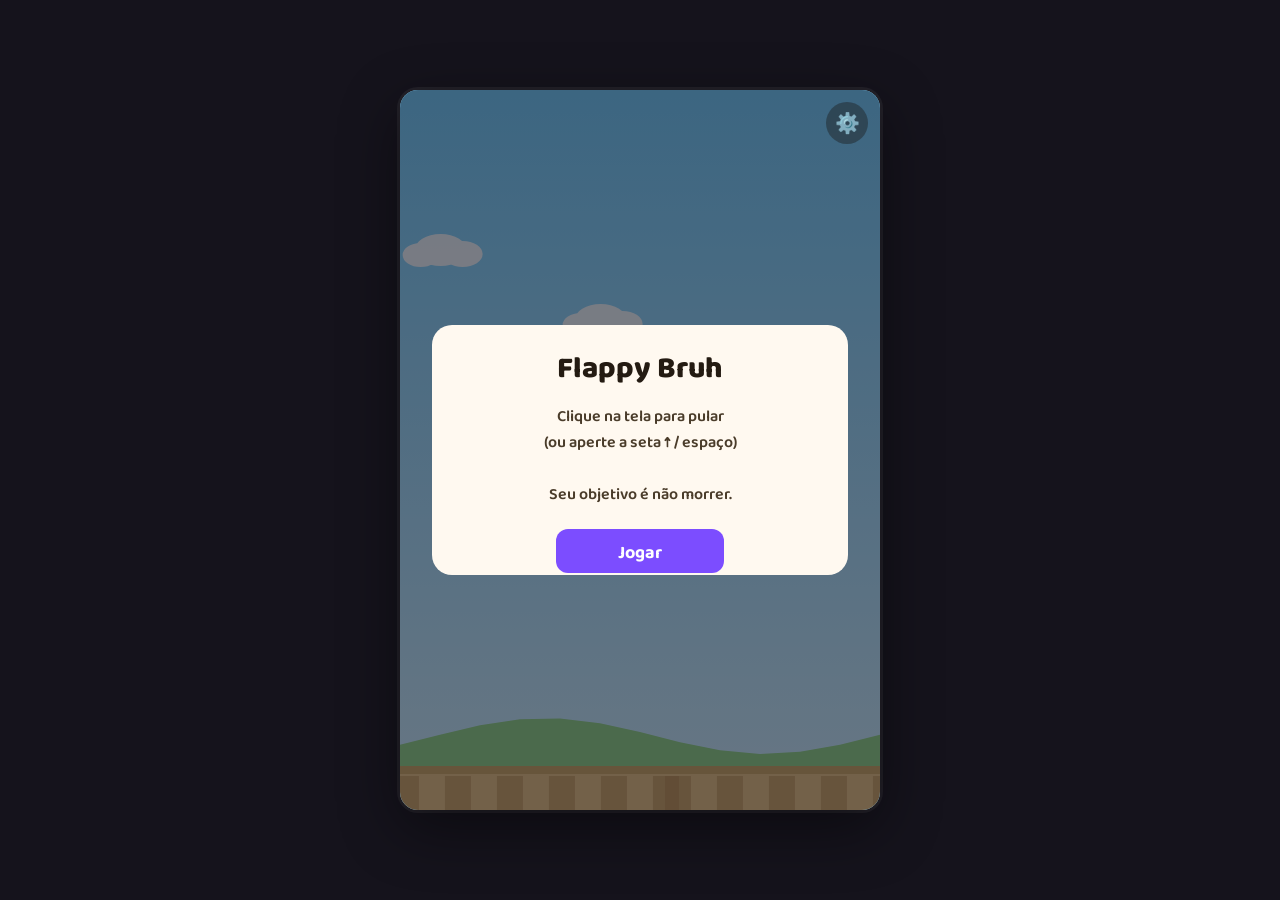
<file: games/Flappy Bruh/index.html>
<!DOCTYPE html>
<html lang="pt-BR">
<head>
<meta charset="UTF-8">
<meta name="viewport" content="width=device-width, initial-scale=1, maximum-scale=1, user-scalable=no, viewport-fit=cover">
<title>Flappy Bruh</title>
<link rel="preconnect" href="https://fonts.googleapis.com">
<link rel="preconnect" href="https://fonts.gstatic.com" crossorigin>
<link href="https://fonts.googleapis.com/css2?family=Baloo+2:wght@500;600;700;800&display=swap" rel="stylesheet">
<style>
  :root{
    --page-bg:#15131c;
    --panel-bg:#fff9f0;
    --panel-ink:#241b12;
    --panel-sub:#6b5c47;
    --accent:#7c4dff;
    --accent-ink:#ffffff;
    --danger:#e8563f;
  }
  @media (prefers-color-scheme: dark){
    :root:not([data-theme="light"]){
      --page-bg:#0e0d13;
      --panel-bg:#231e2b;
      --panel-ink:#f4efe6;
      --panel-sub:#b9aed1;
    }
  }
  :root[data-theme="dark"]{
    --page-bg:#0e0d13;
    --panel-bg:#231e2b;
    --panel-ink:#f4efe6;
    --panel-sub:#b9aed1;
  }
  *{box-sizing:border-box;}
  html,body{height:100%;}
  body{
    margin:0;
    min-height:100vh;
    display:flex;
    align-items:center;
    justify-content:center;
    background:var(--page-bg);
    font-family:'Baloo 2', system-ui, -apple-system, sans-serif;
    overflow:hidden;
    touch-action:manipulation;
  }
  #stage{
    position:relative;
    width:min(96vw, 480px, calc(96vh * 2 / 3));
    aspect-ratio:2/3;
    max-height:96vh;
    border-radius:18px;
    overflow:hidden;
    box-shadow:0 18px 60px rgba(0,0,0,.45), 0 0 0 3px rgba(255,255,255,.06);
    background:#8fd8ff;
  }
  canvas{
    display:block;
    width:100%;
    height:100%;
  }
  #settingsBtn{
    position:absolute;
    top:12px;
    right:12px;
    width:42px;
    height:42px;
    border-radius:50%;
    border:none;
    background:rgba(24,20,15,.38);
    color:#fff;
    font-size:20px;
    cursor:pointer;
    display:flex;
    align-items:center;
    justify-content:center;
    backdrop-filter:blur(2px);
    transition:transform .15s ease, background .15s ease;
    z-index:5;
  }
  #settingsBtn:hover{ background:rgba(24,20,15,.55); transform:scale(1.06); }
  #settingsBtn:active{ transform:scale(.94); }

  #settingsPanel{
    position:absolute;
    inset:0;
    background:rgba(10,8,14,.55);
    display:flex;
    align-items:center;
    justify-content:center;
    z-index:10;
  }
  #settingsPanel.hidden{ display:none; }
  #settingsCard, #devCard{
    width:82%;
    max-width:320px;
    background:var(--panel-bg);
    color:var(--panel-ink);
    border-radius:16px;
    padding:22px 20px 18px;
    box-shadow:0 12px 30px rgba(0,0,0,.35);
  }
  #settingsCard h2, #devCard h2{
    margin:0 0 16px;
    font-size:22px;
    font-weight:800;
  }
  .field{ margin-bottom:16px; }
  .field label{
    display:flex;
    justify-content:space-between;
    font-size:14px;
    font-weight:600;
    color:var(--panel-sub);
    margin-bottom:6px;
  }
  input[type="range"]{
    width:100%;
    accent-color:var(--accent);
  }
  .btn{
    display:block;
    width:100%;
    padding:11px 14px;
    border-radius:11px;
    border:none;
    font-family:inherit;
    font-weight:700;
    font-size:15px;
    cursor:pointer;
    margin-top:8px;
    transition:transform .12s ease, filter .12s ease;
  }
  .btn:active{ transform:scale(.97); }
  .btn-secondary{
    background:transparent;
    color:var(--panel-sub);
    border:2px solid rgba(120,100,70,.25);
  }
  .btn-danger{
    background:var(--danger);
    color:#fff;
  }
  .btn-danger:hover{ filter:brightness(1.06); }
  #resetFeedback{
    text-align:center;
    font-size:13px;
    font-weight:700;
    color:#3e8b52;
    margin-top:8px;
    height:16px;
  }
  #resetFeedback.hidden{ visibility:hidden; }
  #versionLabel{
    text-align:center;
    font-size:11px;
    font-weight:600;
    color:var(--panel-sub);
    opacity:.6;
    margin-top:14px;
    cursor:pointer;
    user-select:none;
  }
  #versionLabel:hover{ opacity:.9; }

  #devPanel{
    position:absolute;
    inset:0;
    background:rgba(10,8,14,.65);
    display:flex;
    align-items:center;
    justify-content:center;
    z-index:20;
  }
  #devPanel.hidden{ display:none; }
  #devCard p{
    font-size:13px;
    color:var(--panel-sub);
    margin:0 0 14px;
  }
  .devGrid{
    display:grid;
    grid-template-columns:1fr 1fr;
    gap:8px;
    margin-bottom:4px;
  }
  .devOption{ margin-top:0; }

  #srlive{
    position:absolute;
    width:1px;height:1px;
    overflow:hidden;
    clip:rect(0 0 0 0);
  }

  @media (prefers-reduced-motion: reduce){
    #settingsBtn{ transition:none; }
  }
</style>
</head>
<body>
<div id="stage">
  <canvas id="game" width="480" height="720" aria-label="Flappy Bruh - jogo do passarinho"></canvas>

  <button id="settingsBtn" aria-label="Abrir configurações">⚙️</button>

  <div id="settingsPanel" class="hidden">
    <div id="settingsCard">
      <h2>Configurações</h2>
      <div class="field">
        <label><span>Volume</span><span id="volumeValue">70%</span></label>
        <input type="range" id="volumeSlider" min="0" max="100" value="70">
      </div>
      <button class="btn btn-danger" id="resetProgressBtn">Reiniciar progresso</button>
      <div id="resetFeedback" class="hidden">Progresso reiniciado!</div>
      <button class="btn btn-secondary" id="closeSettingsBtn">Fechar</button>
      <div id="versionLabel">v4.2</div>
    </div>
  </div>

  <div id="devPanel" class="hidden">
    <div id="devCard">
      <h2>Modo Desenvolvedor</h2>
      <p>Teletransportar para quantos canos já passados?</p>
      <div class="devGrid">
        <button class="btn btn-secondary devOption" data-count="0">0 canos</button>
        <button class="btn btn-secondary devOption" data-count="4">4 canos</button>
        <button class="btn btn-secondary devOption" data-count="14">14 canos</button>
        <button class="btn btn-secondary devOption" data-count="24">24 canos</button>
        <button class="btn btn-secondary devOption" data-count="34">34 canos</button>
        <button class="btn btn-secondary devOption" data-count="44">44 canos</button>
      </div>
      <button class="btn btn-secondary" id="closeDevBtn">Fechar</button>
    </div>
  </div>

  <div id="srlive" aria-live="polite"></div>
</div>

<script>
(function(){
  "use strict";

  // ---------- Canvas setup ----------
  const canvas = document.getElementById('game');
  const ctx = canvas.getContext('2d');
  const LOGICAL_W = 480, LOGICAL_H = 720;
  function fitCanvas(){
    const dpr = Math.min(window.devicePixelRatio || 1, 2.5);
    canvas.width = LOGICAL_W * dpr;
    canvas.height = LOGICAL_H * dpr;
    ctx.setTransform(dpr,0,0,dpr,0,0);
  }
  fitCanvas();
  window.addEventListener('resize', fitCanvas);

  // ---------- Storage ----------
  const LS_SEEN_DEATH = 'flappybruh_seenDeath';
  const LS_SEEN_GROUND_DEATH = 'flappybruh_seenGroundDeath';
  const LS_VOLUME = 'flappybruh_volume';
  const LS_HIGH_SCORE = 'flappybruh_highscore';
  function getSeenDeath(){ return localStorage.getItem(LS_SEEN_DEATH) === '1'; }
  function setSeenDeath(v){ localStorage.setItem(LS_SEEN_DEATH, v ? '1':'0'); }
  function getSeenGroundDeath(){ return localStorage.getItem(LS_SEEN_GROUND_DEATH) === '1'; }
  function setSeenGroundDeath(v){ localStorage.setItem(LS_SEEN_GROUND_DEATH, v ? '1':'0'); }
  function getVolume(){
    const v = parseInt(localStorage.getItem(LS_VOLUME), 10);
    return isNaN(v) ? 70 : v;
  }
  function setVolume(v){ localStorage.setItem(LS_VOLUME, String(v)); }
  function getHighScore(){
    const v = parseInt(localStorage.getItem(LS_HIGH_SCORE), 10);
    return isNaN(v) ? 0 : v;
  }
  function setHighScore(v){ localStorage.setItem(LS_HIGH_SCORE, String(v)); }

  // ---------- Audio ----------
  let audioCtx = null;
  let masterGain = null;
  function ensureAudio(){
    if(!audioCtx){
      try{
        audioCtx = new (window.AudioContext || window.webkitAudioContext)();
        masterGain = audioCtx.createGain();
        masterGain.gain.value = getVolume()/100 * 0.5;
        masterGain.connect(audioCtx.destination);
      }catch(e){ /* audio unavailable */ }
    }
    if(audioCtx && audioCtx.state === 'suspended'){
      audioCtx.resume().catch(()=>{});
    }
  }
  function setMasterVolume(pct){
    if(masterGain) masterGain.gain.value = (pct/100) * 0.5;
  }
  function beep(freqStart, freqEnd, duration, type){
    if(!audioCtx) return;
    const osc = audioCtx.createOscillator();
    const g = audioCtx.createGain();
    osc.type = type || 'sine';
    const now = audioCtx.currentTime;
    osc.frequency.setValueAtTime(freqStart, now);
    if(freqEnd !== freqStart) osc.frequency.exponentialRampToValueAtTime(Math.max(freqEnd,1), now+duration);
    g.gain.setValueAtTime(0.0001, now);
    g.gain.exponentialRampToValueAtTime(0.9, now+0.01);
    g.gain.exponentialRampToValueAtTime(0.0001, now+duration);
    osc.connect(g); g.connect(masterGain);
    osc.start(now); osc.stop(now+duration+0.02);
  }
  const sfx = {
    flap: ()=>beep(420,620,0.09,'square'),
    score: ()=>beep(700,1000,0.12,'sine'),
    death: ()=>beep(260,80,0.4,'sawtooth'),
    mirror: ()=>beep(500,760,0.22,'sine'),
    rotate: ()=>{ beep(220,900,0.5,'sine'); setTimeout(()=>beep(300,1100,0.35,'triangle'),120); },
    record: ()=>{ beep(523,523,0.14,'triangle'); setTimeout(()=>beep(659,659,0.14,'triangle'),130); setTimeout(()=>beep(784,784,0.28,'triangle'),260); }
  };

  // ---------- Segment schedule (forward/backward mirroring) ----------
  // Segment index parity decides direction: even = forward (-1), odd = backward (+1)
  // First forward run and first inversion are fixed at 5 pipes; every segment
  // after that (once it flips back to forward) is a random length from 1-4.
  function lengthForSegment(i){
    if(i <= 1) return 5;
    return 1 + Math.floor(Math.random()*4); // random 1-4
  }

  const GAP = 220; // gap size while flying normally (gravity pulls down or up)
  const GAP_ROTATED = 190; // gap size while gravity pulls sideways (stage 1) - less room to work with
  const SPEED_BASE = 2.8;
  const SPEED_GROWTH = 0.035; // speed added per pipe passed, so the run gradually gets harder
  const SPEED_MAX = 5.0;
  function currentSpeed(){ return Math.min(SPEED_MAX, SPEED_BASE + wallsPassedRun*SPEED_GROWTH); }
  // rotStage: 0 = normal (gravity down, ground at bottom)
  //           1 = after 15 pipes (gravity left, ground at left)
  //           2 = after 25 pipes (gravity up, ground at top - fully upside down)
  function gravityAxisIsX(){ return rotStage % 2 === 1; }
  function groundAtStart(){ return rotStage === 1 || rotStage === 2; }
  function currentGap(){ return gravityAxisIsX() ? GAP_ROTATED : GAP; }
  const WALL_WIDTH = 62;
  const WALL_SPACING = 262;
  const GROUND_H = 44;
  const GRAVITY = 0.44;
  const FLAP_V = -7.7;
  const MAX_FALL = 9.4;
  const BIRD_R = 16;
  const FLASH_DUR = 260; // quick portal flash - the world already flipped by the time this plays
  const ROTATE_FLASH_DUR = 500;
  const ROTATE_AT_1 = 15; // total pipes passed that triggers the first 90-degree flip
  const ROTATE_AT_2 = 25; // total pipes passed that triggers the second 90-degree flip (upside down)
  const ROTATE_AT_3 = 35; // total pipes passed that triggers the third 90-degree flip
  const CHAOS_AT = 45; // from here on, every inversion can jump to any gravity/direction combo

  // ---------- Game state ----------
  let state = 'tutorial'; // tutorial | ready | playing | dying | record
  let segIndex = 0;
  let segPassed = 0;
  let segLen = 5;
  let wallsPassedRun = 0;
  let rotStage = 0;
  let travelDir = -1; // current travel direction - explicit state so it can be randomized once chaos kicks in
  let devTeleported = false; // true after using the dev teleport panel - keeps that run from touching the high score
  let highScore = getHighScore();
  let brokeRecordThisRun = false;
  let bird, walls;
  let flapAnim = 0;
  let groundScroll = 0;
  let bgScroll = 0;
  let flashTimer = 0;
  let flashDur = FLASH_DUR;
  let flashIsRotate = false;
  let dyingTimer = 0;
  let showBubble = false;
  let bubbleText = '';
  let shake = 0;
  let paused = false;
  let lastTime = null;

  function randRange(a,b){ return a + Math.random()*(b-a); }
  function currentDir(){ return travelDir; }
  // Normal world: bird sits at 32% from the left (mirrored to 68% when flying
  // backwards). After the 90-degree flip, that same 32%/68% split applies
  // along the height instead, since travel becomes vertical.
  function birdXForDir(dir){ return dir === -1 ? LOGICAL_W*0.32 : LOGICAL_W*0.68; }
  function birdYForDir(dir){ return dir === -1 ? LOGICAL_H*0.32 : LOGICAL_H*0.68; }
  // Safe range for a gap's center along the gravity axis, so every gap stays
  // reachable with margin from the ground and from the far edge.
  function holeRange(){
    const gap = currentGap();
    const margin = 20;
    const gAxisExtent = gravityAxisIsX() ? LOGICAL_W : LOGICAL_H;
    if(groundAtStart()){
      return [GROUND_H + gap/2 + margin, gAxisExtent - gap/2 - margin];
    }
    return [gap/2 + margin, gAxisExtent - GROUND_H - gap/2 - margin];
  }

  // How far from the ground (along the current gravity axis) the bird
  // should sit right after a transition, so new players get a beat to react
  // before gravity pulls them back down. Always the side away from ground.
  function safeGravityCoord(){
    if(gravityAxisIsX()) return groundAtStart() ? LOGICAL_W*0.72 : LOGICAL_W*0.28; // ground left -> sit right; ground right -> sit left
    if(groundAtStart()) return LOGICAL_H*0.72;    // ground on top - sit further down
    return LOGICAL_H*0.28;                        // ground on the bottom - sit further up
  }

  // Places the bird at the correct fixed/travel coordinate for whichever
  // axis is currently gravity vs travel, and at a safe "higher" spot along
  // the gravity axis - used after every transition and by the dev panel.
  function placeBirdForCurrentState(){
    const dir = currentDir();
    if(gravityAxisIsX()){
      bird.y = birdYForDir(dir);
      bird.x = safeGravityCoord();
    } else {
      bird.x = birdXForDir(dir);
      bird.y = safeGravityCoord();
    }
    bird.vy = 0;
  }

  // Simulates segment generation the same way the real game does, so a dev
  // teleport to N pipes lands on exactly the segment/position the game
  // would naturally be in after N pipes.
  function simulateSegmentsFor(target){
    let idx = 0, passedTotal = 0, len = lengthForSegment(0);
    while(passedTotal + len <= target){
      passedTotal += len;
      idx += 1;
      len = lengthForSegment(idx);
    }
    return { segIndex: idx, segPassed: target - passedTotal, segLen: len };
  }

  function devTeleportTo(target){
    const sim = simulateSegmentsFor(target);
    wallsPassedRun = target;
    segIndex = sim.segIndex;
    segPassed = sim.segPassed;
    segLen = sim.segLen;
    rotStage = target >= ROTATE_AT_3 ? 3 : (target >= ROTATE_AT_2 ? 2 : (target >= ROTATE_AT_1 ? 1 : 0));
    travelDir = (sim.segIndex % 2 === 0) ? -1 : 1;
    walls = [];
    brokeRecordThisRun = false;
    devTeleported = true;
    bird = { x: LOGICAL_W*0.32, y: LOGICAL_H*0.42, vy:0, rot:0, facing:1 };
    placeBirdForCurrentState();
    state = 'playing';
  }

  function resetRun(){
    segIndex = 0;
    segPassed = 0;
    segLen = lengthForSegment(0);
    wallsPassedRun = 0;
    rotStage = 0;
    travelDir = -1;
    devTeleported = false;
    brokeRecordThisRun = false;
    walls = [];
    bird = { x: birdXForDir(currentDir()), y: LOGICAL_H*0.42, vy:0, rot:0, facing:1 };
  }

  function spawnWallIfNeeded(){
    const dir = currentDir();
    const extent = gravityAxisIsX() ? LOGICAL_H : LOGICAL_W;
    const shouldSpawn = walls.length === 0 ||
      (dir === -1 ? (extent + WALL_WIDTH - walls[walls.length-1].x) >= WALL_SPACING
                  : (walls[walls.length-1].x - (-WALL_WIDTH)) >= WALL_SPACING);
    if(shouldSpawn){
      const cx = dir === -1 ? extent + WALL_WIDTH/2 : -WALL_WIDTH/2;
      const [hmin, hmax] = holeRange();
      walls.push({ x: cx, hole: randRange(hmin, hmax), passed:false });
    }
  }

  function startTutorial(){ state = 'tutorial'; }
  function goToTutorial(){ resetRun(); state = 'tutorial'; }
  function goReady(){ state = 'ready'; resetRun(); }
  function startPlaying(){
    if(state !== 'ready') return;
    state = 'playing';
    doFlap();
  }
  function doFlap(){
    if(state === 'tutorial'){ ensureAudio(); goReady(); return; }
    if(state === 'ready'){ ensureAudio(); startPlaying(); return; }
    if(state === 'record'){ goReady(); return; }
    if(state === 'dying' && showBubble){ dismissBubbleAndContinue(); return; }
    if(state !== 'playing') return;
    bird.vy = FLAP_V;
    flapAnim = 1;
    sfx.flap();
  }

  // Called once the player clicks/presses a key to dismiss the "Olha só!"
  // speech bubble - moves on to the record screen or straight back to ready.
  function dismissBubbleAndContinue(){
    showBubble = false;
    if(brokeRecordThisRun){
      state = 'record';
      sfx.record();
      announce('Novo recorde! ' + wallsPassedRun + ' canos.');
    } else {
      goReady();
    }
  }

  function beginTransition(){
    // Instant inversion: the world flips right away, the portal is just a
    // quick decorative flash layered on top of gameplay that keeps running.
    // From CHAOS_AT pipes onward, every inversion can jump to any gravity
    // axis/side AND any travel direction - same mechanics, freely combined,
    // instead of only cycling forward through a fixed order.
    segIndex += 1;
    segPassed = 0;
    segLen = lengthForSegment(segIndex);
    walls = [];
    const chaotic = wallsPassedRun >= CHAOS_AT;
    if(chaotic){
      rotStage = Math.floor(Math.random()*4);
      travelDir = Math.random() < 0.5 ? -1 : 1;
      sfx.rotate();
    } else {
      travelDir = -travelDir;
      sfx.mirror();
    }
    placeBirdForCurrentState();
    flashIsRotate = chaotic;
    flashDur = chaotic ? ROTATE_FLASH_DUR : FLASH_DUR;
    flashTimer = flashDur;
  }

  function triggerRotate(){
    // Same mechanic both times: the world flips another 90 degrees. UI (HUD,
    // buttons) is drawn separately and always stays exactly where it was.
    rotStage += 1;
    sfx.rotate();
    walls = [];
    placeBirdForCurrentState();
    flashIsRotate = true;
    flashDur = ROTATE_FLASH_DUR;
    flashTimer = ROTATE_FLASH_DUR;
  }

  function beginDeath(cause){
    if(state === 'dying' || state === 'record') return;
    state = 'dying';
    dyingTimer = 0;
    shake = 10;
    sfx.death();
    brokeRecordThisRun = !devTeleported && wallsPassedRun > highScore;
    if(brokeRecordThisRun){
      highScore = wallsPassedRun;
      setHighScore(highScore);
    }
    const isGround = cause === 'ground';
    const alreadySeen = isGround ? getSeenGroundDeath() : getSeenDeath();
    if(!alreadySeen){
      showBubble = true;
      bubbleText = isGround ? 'Olha só! O chão te mata!' : 'Olha só! A parede te mata';
      if(isGround) setSeenGroundDeath(true); else setSeenDeath(true);
      announce('Você bateu. ' + bubbleText);
    } else {
      showBubble = false;
      announce('Você bateu. ' + wallsPassedRun + ' canos.');
    }
  }

  function announce(msg){
    const el = document.getElementById('srlive');
    el.textContent = msg;
  }

  // ---------- Collision ----------
  function circleRectHit(cx,cy,r, rx,ry,rw,rh){
    const nx = Math.max(rx, Math.min(cx, rx+rw));
    const ny = Math.max(ry, Math.min(cy, ry+rh));
    const dx = cx-nx, dy = cy-ny;
    return (dx*dx+dy*dy) < r*r;
  }

  // ---------- Update ----------
  function update(dt){
    const scrollDir = currentDir();
    const scrollSpeed = (state === 'playing') ? currentSpeed() : SPEED_BASE;
    groundScroll += scrollSpeed*scrollDir*dt; // ground always matches the pipes' exact speed/direction
    bgScroll += scrollSpeed*scrollDir*dt*0.15; // hills drift much slower - parallax depth
    if(flapAnim>0) flapAnim = Math.max(0, flapAnim - 0.12*dt);
    if(shake>0) shake = Math.max(0, shake - 0.6*dt);
    if(flashTimer>0) flashTimer = Math.max(0, flashTimer - dt*16.6667);

    if(state === 'ready'){
      bird.y = LOGICAL_H*0.42 + Math.sin(Date.now()/280)*8;
      return;
    }
    if(state === 'tutorial'){ return; }

    if(state === 'dying'){
      dyingTimer += dt*16.6667;
      if(!showBubble){
        bird.vy = Math.min(bird.vy + GRAVITY*dt, MAX_FALL);
        if(gravityAxisIsX()){ bird.x += groundAtStart() ? -bird.vy*dt : bird.vy*dt; }
        else if(groundAtStart()){ bird.y -= bird.vy*dt; }
        else { bird.y += bird.vy*dt; }
        bird.rot = Math.min(1.4, bird.rot + 0.05*dt);
        if(dyingTimer >= 750){
          dismissBubbleAndContinue();
        }
      }
      // While showBubble is true, the bird stays frozen and the bubble stays
      // on screen until the player clicks/presses a key (see doFlap).
      return;
    }

    if(state === 'record'){
      if(gravityAxisIsX()){ bird.x = LOGICAL_W*0.5 + Math.sin(Date.now()/300)*10; }
      else { bird.y = LOGICAL_H*0.42 + Math.sin(Date.now()/300)*10; }
      return;
    }

    if(state !== 'playing') return;

    const dir = currentDir();

    // physics: stage 0 falls down (y), stage 1 falls left (x), stage 2 falls
    // up (y, upside down), stage 3 falls right (x) - same vy variable and
    // constants drive all four, just applied to whichever coordinate is
    // currently the gravity axis, toward wherever the ground currently is.
    // The tilt animation always uses the exact same formula in every stage,
    // and facing always mirrors the bird's actual current direction of travel.
    bird.vy = Math.min(bird.vy + GRAVITY*dt, MAX_FALL);
    bird.rot = Math.max(-0.5, Math.min(1.1, bird.vy/9));
    if(gravityAxisIsX()){
      if(groundAtStart()){
        // Stage 1: ground on the left - falling drifts left, flap pushes right.
        bird.x -= bird.vy*dt;
        bird.facing = bird.vy < 0 ? 1 : -1;

        if(bird.x + BIRD_R > LOGICAL_W){ bird.x = LOGICAL_W - BIRD_R; bird.vy = 0; }
        if(bird.x - BIRD_R < GROUND_H){
          bird.x = GROUND_H + BIRD_R;
          beginDeath('ground');
          return;
        }
      } else {
        // Stage 3: ground on the right - falling drifts right, flap pushes left.
        bird.x += bird.vy*dt;
        bird.facing = bird.vy < 0 ? -1 : 1;

        if(bird.x - BIRD_R < 0){ bird.x = BIRD_R; bird.vy = 0; }
        if(bird.x + BIRD_R > LOGICAL_W - GROUND_H){
          bird.x = LOGICAL_W - GROUND_H - BIRD_R;
          beginDeath('ground');
          return;
        }
      }
    } else if(groundAtStart()){
      // Stage 2: completely upside down - falling drifts up toward the
      // ground at the top; flapping pushes down, away from it.
      bird.y -= bird.vy*dt;
      bird.facing = dir === -1 ? 1 : -1;

      if(bird.y + BIRD_R > LOGICAL_H){ bird.y = LOGICAL_H - BIRD_R; bird.vy = 0; }
      if(bird.y - BIRD_R < GROUND_H){
        bird.y = GROUND_H + BIRD_R;
        beginDeath('ground');
        return;
      }
    } else {
      bird.y += bird.vy*dt;
      bird.facing = dir === -1 ? 1 : -1;

      if(bird.y - BIRD_R < 0){ bird.y = BIRD_R; bird.vy = 0; }
      if(bird.y + BIRD_R > LOGICAL_H - GROUND_H){
        bird.y = LOGICAL_H - GROUND_H - BIRD_R;
        beginDeath('ground');
        return;
      }
    }

    // spawn & move walls
    spawnWallIfNeeded();
    const dx = currentSpeed()*dir*dt;
    for(const w of walls){ w.x += dx; }
    const extent = gravityAxisIsX() ? LOGICAL_H : LOGICAL_W;
    walls = walls.filter(w => w.x > -WALL_WIDTH*2 && w.x < extent + WALL_WIDTH*2);

    // collisions + scoring
    const gap = currentGap();
    const birdTravel = gravityAxisIsX() ? bird.y : bird.x;
    const yStart = groundAtStart() ? GROUND_H : 0;
    const yEnd = groundAtStart() ? LOGICAL_H : (LOGICAL_H-GROUND_H);
    for(const w of walls){
      const gapA = w.hole - gap/2;
      const gapB = w.hole + gap/2;
      const rPos = w.x - WALL_WIDTH/2;
      if(gravityAxisIsX()){
        if(circleRectHit(bird.x, bird.y, BIRD_R, 0, rPos, gapA, WALL_WIDTH)){ beginDeath('wall'); return; }
        if(circleRectHit(bird.x, bird.y, BIRD_R, gapB, rPos, LOGICAL_W-gapB, WALL_WIDTH)){ beginDeath('wall'); return; }
      } else {
        if(circleRectHit(bird.x, bird.y, BIRD_R, rPos, yStart, WALL_WIDTH, gapA-yStart)){ beginDeath('wall'); return; }
        if(circleRectHit(bird.x, bird.y, BIRD_R, rPos, gapB, WALL_WIDTH, yEnd-gapB)){ beginDeath('wall'); return; }
      }

      if(!w.passed){
        const crossed = dir === -1 ? (w.x < birdTravel) : (w.x > birdTravel);
        if(crossed){
          w.passed = true;
          wallsPassedRun++;
          segPassed++;
          sfx.score();
          if(rotStage === 0 && wallsPassedRun === ROTATE_AT_1){
            triggerRotate();
            return;
          }
          if(rotStage === 1 && wallsPassedRun === ROTATE_AT_2){
            triggerRotate();
            return;
          }
          if(rotStage === 2 && wallsPassedRun === ROTATE_AT_3){
            triggerRotate();
            return;
          }
          if(segPassed >= segLen){
            beginTransition();
            return;
          }
        }
      }
    }
  }

  // ---------- Drawing ----------
  function drawBackground(){
    const g = ctx.createLinearGradient(0,0,0,LOGICAL_H);
    g.addColorStop(0,'#6fcbfa');
    g.addColorStop(1,'#cdefff');
    ctx.fillStyle = g;
    ctx.fillRect(0,0,LOGICAL_W,LOGICAL_H);

    ctx.fillStyle = 'rgba(255,255,255,.85)';
    for(let i=0;i<4;i++){
      const cx = ((i*160 + bgScroll*0.6) % (LOGICAL_W+200)) - 100;
      const cy = 90 + i*70;
      drawCloud(cx,cy);
    }
    ctx.fillStyle = '#8fd48a';
    ctx.beginPath();
    if(rotStage === 0){
      ctx.moveTo(0, LOGICAL_H-GROUND_H);
      for(let x=0;x<=LOGICAL_W;x+=40){
        const hx = x + (bgScroll*1.1 % 80);
        ctx.lineTo(x, LOGICAL_H-GROUND_H-30 - 18*Math.sin((hx)/70));
      }
      ctx.lineTo(LOGICAL_W, LOGICAL_H-GROUND_H);
    } else if(rotStage === 1){
      ctx.moveTo(GROUND_H, 0);
      for(let y=0;y<=LOGICAL_H;y+=40){
        const hy = y + (bgScroll*1.1 % 80);
        ctx.lineTo(GROUND_H+30 + 18*Math.sin((hy)/70), y);
      }
      ctx.lineTo(GROUND_H, LOGICAL_H);
    } else if(rotStage === 2){
      ctx.moveTo(0, GROUND_H);
      for(let x=0;x<=LOGICAL_W;x+=40){
        const hx = x + (bgScroll*1.1 % 80);
        ctx.lineTo(x, GROUND_H+30 + 18*Math.sin((hx)/70));
      }
      ctx.lineTo(LOGICAL_W, GROUND_H);
    } else {
      ctx.moveTo(LOGICAL_W-GROUND_H, 0);
      for(let y=0;y<=LOGICAL_H;y+=40){
        const hy = y + (bgScroll*1.1 % 80);
        ctx.lineTo(LOGICAL_W-GROUND_H-30 - 18*Math.sin((hy)/70), y);
      }
      ctx.lineTo(LOGICAL_W-GROUND_H, LOGICAL_H);
    }
    ctx.closePath();
    ctx.fill();
  }
  function drawCloud(x,y){
    ctx.beginPath();
    ctx.ellipse(x,y,26,16,0,0,Math.PI*2);
    ctx.ellipse(x+22,y+4,20,13,0,0,Math.PI*2);
    ctx.ellipse(x-20,y+5,18,12,0,0,Math.PI*2);
    ctx.fill();
  }

  function drawGround(){
    if(rotStage === 0){
      ctx.fillStyle = '#e2c184';
      ctx.fillRect(0, LOGICAL_H-GROUND_H, LOGICAL_W, GROUND_H);
      ctx.fillStyle = '#c9a866';
      ctx.fillRect(0, LOGICAL_H-GROUND_H, LOGICAL_W, 8);
      ctx.fillStyle = 'rgba(180,140,80,.5)';
      const stripeW = 26;
      for(let x=-stripeW; x<LOGICAL_W+stripeW; x+=stripeW*2){
        const sx = ((x + groundScroll) % (LOGICAL_W+stripeW*2) + (LOGICAL_W+stripeW*2)) % (LOGICAL_W+stripeW*2) - stripeW;
        ctx.fillRect(sx, LOGICAL_H-GROUND_H+10, stripeW, GROUND_H-10);
      }
    } else if(rotStage === 1){
      ctx.fillStyle = '#e2c184';
      ctx.fillRect(0, 0, GROUND_H, LOGICAL_H);
      ctx.fillStyle = '#c9a866';
      ctx.fillRect(GROUND_H-8, 0, 8, LOGICAL_H);
      ctx.fillStyle = 'rgba(180,140,80,.5)';
      const stripeH = 26;
      for(let y=-stripeH; y<LOGICAL_H+stripeH; y+=stripeH*2){
        const sy = ((y + groundScroll) % (LOGICAL_H+stripeH*2) + (LOGICAL_H+stripeH*2)) % (LOGICAL_H+stripeH*2) - stripeH;
        ctx.fillRect(0, sy, GROUND_H-10, stripeH);
      }
    } else if(rotStage === 2){
      ctx.fillStyle = '#e2c184';
      ctx.fillRect(0, 0, LOGICAL_W, GROUND_H);
      ctx.fillStyle = '#c9a866';
      ctx.fillRect(0, GROUND_H-8, LOGICAL_W, 8);
      ctx.fillStyle = 'rgba(180,140,80,.5)';
      const stripeW = 26;
      for(let x=-stripeW; x<LOGICAL_W+stripeW; x+=stripeW*2){
        const sx = ((x + groundScroll) % (LOGICAL_W+stripeW*2) + (LOGICAL_W+stripeW*2)) % (LOGICAL_W+stripeW*2) - stripeW;
        ctx.fillRect(sx, 0, stripeW, GROUND_H-10);
      }
    } else {
      ctx.fillStyle = '#e2c184';
      ctx.fillRect(LOGICAL_W-GROUND_H, 0, GROUND_H, LOGICAL_H);
      ctx.fillStyle = '#c9a866';
      ctx.fillRect(LOGICAL_W-GROUND_H, 0, 8, LOGICAL_H);
      ctx.fillStyle = 'rgba(180,140,80,.5)';
      const stripeH = 26;
      for(let y=-stripeH; y<LOGICAL_H+stripeH; y+=stripeH*2){
        const sy = ((y + groundScroll) % (LOGICAL_H+stripeH*2) + (LOGICAL_H+stripeH*2)) % (LOGICAL_H+stripeH*2) - stripeH;
        ctx.fillRect(LOGICAL_W-GROUND_H+10, sy, GROUND_H-10, stripeH);
      }
    }
  }

  function drawPipe(pos, gapA, gapB){
    if(gravityAxisIsX()){
      const ry = pos - WALL_WIDTH/2;
      ctx.fillStyle = '#f2a65a';
      ctx.fillRect(0, ry, gapA, WALL_WIDTH);
      ctx.fillRect(gapB, ry, LOGICAL_W-gapB, WALL_WIDTH);
      ctx.fillStyle = '#d9822b';
      ctx.fillRect(Math.max(0,gapA-18), ry-4, gapA>0?18:0, WALL_WIDTH+8);
      ctx.fillRect(gapB, ry-4, 18, WALL_WIDTH+8);
      ctx.strokeStyle = 'rgba(120,60,10,.35)';
      ctx.lineWidth = 2;
      ctx.strokeRect(0, ry, gapA, WALL_WIDTH);
      ctx.strokeRect(gapB, ry, LOGICAL_W-gapB, WALL_WIDTH);
    } else {
      const rx = pos - WALL_WIDTH/2;
      const yStart = groundAtStart() ? GROUND_H : 0;
      const yEnd = groundAtStart() ? LOGICAL_H : (LOGICAL_H-GROUND_H);
      ctx.fillStyle = '#f2a65a';
      ctx.fillRect(rx, yStart, WALL_WIDTH, gapA-yStart);
      ctx.fillRect(rx, gapB, WALL_WIDTH, yEnd-gapB);
      ctx.fillStyle = '#d9822b';
      ctx.fillRect(rx-4, Math.max(yStart,gapA-18), WALL_WIDTH+8, gapA>yStart?18:0);
      ctx.fillRect(rx-4, gapB, WALL_WIDTH+8, 18);
      ctx.strokeStyle = 'rgba(120,60,10,.35)';
      ctx.lineWidth = 2;
      ctx.strokeRect(rx, yStart, WALL_WIDTH, gapA-yStart);
      ctx.strokeRect(rx, gapB, WALL_WIDTH, yEnd-gapB);
    }
  }

  function drawBird(){
    ctx.save();
    ctx.translate(bird.x, bird.y);
    ctx.scale(bird.facing, 1);
    ctx.rotate(bird.rot||0);
    const wingLift = Math.sin(flapAnim*Math.PI) * 7;
    // small wing, sticking out beyond the round body - not part of the hitbox
    ctx.fillStyle = '#ff9f1c';
    ctx.beginPath();
    ctx.ellipse(-BIRD_R*0.35, BIRD_R*0.1 - wingLift, BIRD_R*0.5, BIRD_R*0.34, -0.35, 0, Math.PI*2);
    ctx.fill();
    ctx.strokeStyle = '#8a5a10';
    ctx.lineWidth = 1.2;
    ctx.stroke();
    // round yellow body (this circle IS the hitbox)
    ctx.fillStyle = '#ffd23f';
    ctx.beginPath();
    ctx.arc(0, 0, BIRD_R, 0, Math.PI*2);
    ctx.fill();
    ctx.strokeStyle = '#8a6a12';
    ctx.lineWidth = 1.6;
    ctx.stroke();
    // belly
    ctx.fillStyle = '#fff3cf';
    ctx.beginPath();
    ctx.ellipse(-2, BIRD_R*0.42, BIRD_R*0.52, BIRD_R*0.34, 0, 0, Math.PI*2);
    ctx.fill();
    // eye
    ctx.fillStyle = '#241b12';
    ctx.beginPath();
    ctx.arc(BIRD_R*0.42, -BIRD_R*0.32, 2.6, 0, Math.PI*2);
    ctx.fill();
    // beak
    ctx.fillStyle = '#ff6a3d';
    ctx.beginPath();
    ctx.moveTo(BIRD_R*0.76, -BIRD_R*0.06);
    ctx.lineTo(BIRD_R*1.35, BIRD_R*0.15);
    ctx.lineTo(BIRD_R*0.76, BIRD_R*0.34);
    ctx.closePath();
    ctx.fill();
    ctx.restore();
  }

  function drawSpeechBubble(){
    if(!showBubble) return;
    const text = bubbleText || 'Olha só! A parede te mata';
    ctx.save();
    const bx = Math.min(LOGICAL_W-190, bird.x+20);
    const by = bird.y-70;
    ctx.font = '600 15px "Baloo 2", system-ui, sans-serif';
    const maxW = 168;
    const words = text.split(' ');
    let lines = []; let cur = '';
    for(const w of words){
      const test = cur ? cur+' '+w : w;
      if(ctx.measureText(test).width > maxW-24){ lines.push(cur); cur = w; }
      else cur = test;
    }
    if(cur) lines.push(cur);
    const lineH = 19;
    const boxH = lines.length*lineH + 22;
    const boxW = maxW;

    ctx.fillStyle = '#ffffff';
    ctx.strokeStyle = '#241b12';
    ctx.lineWidth = 2;
    roundRect(bx, by, boxW, boxH, 12);
    ctx.fill(); ctx.stroke();
    ctx.beginPath();
    ctx.moveTo(bx+18, by+boxH);
    ctx.lineTo(bx+8, by+boxH+14);
    ctx.lineTo(bx+30, by+boxH);
    ctx.closePath();
    ctx.fillStyle = '#ffffff';
    ctx.fill();
    ctx.stroke();

    ctx.fillStyle = '#241b12';
    ctx.textBaseline = 'top';
    lines.forEach((ln,i)=>{
      ctx.fillText(ln, bx+12, by+11+i*lineH);
    });
    ctx.restore();
  }
  function roundRect(x,y,w,h,r){
    ctx.beginPath();
    ctx.moveTo(x+r,y);
    ctx.arcTo(x+w,y,x+w,y+h,r);
    ctx.arcTo(x+w,y+h,x,y+h,r);
    ctx.arcTo(x,y+h,x,y,r);
    ctx.arcTo(x,y,x+w,y,r);
    ctx.closePath();
  }

  function drawHUD(){
    ctx.save();
    ctx.font = '800 30px "Baloo 2", system-ui, sans-serif';
    ctx.textAlign = 'center';
    ctx.lineWidth = 4;
    const n = wallsPassedRun;
    let scoreColor;
    if(n < 5) scoreColor = '#ffffff';
    else if(n < 15) scoreColor = '#22a559';
    else if(n < 25) scoreColor = '#60a5fa';
    else if(n < 35) scoreColor = '#fb923c';
    else if(n < 45) scoreColor = '#c084fc';
    else scoreColor = 'hsl(' + ((Date.now()/8) % 360) + ',90%,65%)';
    ctx.strokeStyle = (n < 5) ? 'rgba(30,20,10,.35)' : '#ffffff';
    ctx.fillStyle = scoreColor;
    const scoreText = n + ' cano' + (n===1?'':'s');
    ctx.strokeText(scoreText, LOGICAL_W/2, 54);
    ctx.fillText(scoreText, LOGICAL_W/2, 54);

    ctx.font = '700 13px "Baloo 2", system-ui, sans-serif';
    ctx.fillStyle = 'rgba(36,27,18,.75)';
    ctx.strokeStyle = 'none';
    ctx.fillText('Recorde: ' + highScore + ' cano' + (highScore===1?'':'s'), LOGICAL_W/2, 80);
    ctx.restore();
  }

  function drawOverlayPanel(title, lines, opts){
    opts = opts || {};
    ctx.save();
    ctx.fillStyle = 'rgba(15,10,20,.52)';
    ctx.fillRect(0,0,LOGICAL_W,LOGICAL_H);

    const pw = LOGICAL_W-64, ph = opts.tall ? 320 : 250;
    const px = 32, py = (LOGICAL_H-ph)/2;
    ctx.fillStyle = '#fff9f0';
    roundRect(px,py,pw,ph,20);
    ctx.fill();

    ctx.textAlign = 'center';
    ctx.fillStyle = '#241b12';
    ctx.font = '800 30px "Baloo 2", system-ui, sans-serif';
    ctx.fillText(title, LOGICAL_W/2, py+52);

    ctx.font = '600 16px "Baloo 2", system-ui, sans-serif';
    ctx.fillStyle = '#4a3c2a';
    let ly = py + 96;
    for(const ln of lines){
      ctx.fillText(ln, LOGICAL_W/2, ly);
      ly += 26;
    }
    ctx.restore();
    return { px, py, pw, ph };
  }

  function drawTutorial(){
    const panel = drawOverlayPanel('Flappy Bruh', [
      'Clique na tela para pular',
      '(ou aperte a seta ↑ / espaço)',
      '',
      'Seu objetivo é não morrer.'
    ]);
    ctx.save();
    ctx.textAlign = 'center';
    ctx.font = '700 18px "Baloo 2", system-ui, sans-serif';
    ctx.fillStyle = '#fff';
    const by = panel.py+panel.ph-46;
    roundRect(LOGICAL_W/2-84, by, 168, 44, 12);
    ctx.fillStyle = '#7c4dff';
    ctx.fill();
    ctx.fillStyle = '#fff';
    ctx.fillText('Jogar', LOGICAL_W/2, by+29);
    ctx.restore();
  }

  function drawReadyHint(){
    ctx.save();
    ctx.textAlign = 'center';
    ctx.font = '800 20px "Baloo 2", system-ui, sans-serif';
    ctx.fillStyle = '#fff';
    ctx.strokeStyle = 'rgba(30,20,10,.4)';
    ctx.lineWidth = 4;
    const y = LOGICAL_H*0.24 + Math.sin(Date.now()/300)*4;
    ctx.strokeText('Clique para pular', LOGICAL_W/2, y);
    ctx.fillText('Clique para pular', LOGICAL_W/2, y);
    ctx.restore();
  }

  function drawTransitionFlash(){
    const alpha = flashTimer/flashDur; // 1 -> 0, fading out
    const progress = 1-alpha;
    ctx.save();
    const r = 90 + progress*580;
    const grd = ctx.createRadialGradient(LOGICAL_W/2,LOGICAL_H/2,0, LOGICAL_W/2,LOGICAL_H/2, r);
    grd.addColorStop(0,'rgba(124,77,255,0)');
    grd.addColorStop(0.7,'rgba(124,77,255,'+(0.14*alpha)+')');
    grd.addColorStop(0.92,'rgba(124,77,255,'+(0.62*alpha)+')');
    grd.addColorStop(1,'rgba(124,77,255,0)');
    ctx.fillStyle = grd;
    ctx.fillRect(0,0,LOGICAL_W,LOGICAL_H);

    ctx.globalAlpha = alpha;
    ctx.textAlign = 'center';
    const icon = flashIsRotate ? '🔄' : (gravityAxisIsX() ? (currentDir() === 1 ? '⬆️' : '⬇️') : (currentDir() === 1 ? '⬅️' : '➡️'));
    ctx.font = '800 68px system-ui, sans-serif';
    ctx.fillText(icon, LOGICAL_W/2, LOGICAL_H*0.5+24);
    ctx.restore();
  }

  function drawRecord(){
    drawOverlayPanel('Novo recorde!!', [
      'Você passou ' + wallsPassedRun + ' cano' + (wallsPassedRun===1?'':'s') + '.',
      'Esse é o seu melhor resultado',
      'até agora.',
      '',
      'Clique para continuar'
    ], {tall:true});
  }

  function render(){
    ctx.save();
    if(shake>0){
      ctx.translate((Math.random()-0.5)*shake, (Math.random()-0.5)*shake);
    }
    drawBackground();

    if(state==='playing' || state==='dying'){
      for(const w of walls){
        const gap = currentGap();
        const gapTop = w.hole - gap/2;
        const gapBot = w.hole + gap/2;
        drawPipe(w.x, gapTop, gapBot);
      }
    }

    drawGround();

    if(state!=='tutorial') drawBird();
    if(state==='dying') drawSpeechBubble();
    if(state==='playing' || state==='dying') drawHUD();
    if(flashTimer>0) drawTransitionFlash();

    ctx.restore();

    if(state==='tutorial') drawTutorial();
    if(state==='ready') drawReadyHint();
    if(state==='record') drawRecord();
  }

  // ---------- Main loop ----------
  function loop(now){
    if(lastTime===null) lastTime = now;
    let dt = (now-lastTime)/16.6667;
    dt = Math.min(dt, 2.2);
    lastTime = now;
    if(!paused) update(dt);
    render();
    requestAnimationFrame(loop);
  }
  requestAnimationFrame(loop);

  // ---------- Input ----------
  function handlePrimaryInput(e){
    if(paused) return;
    doFlap();
  }
  canvas.addEventListener('pointerdown', handlePrimaryInput);
  window.addEventListener('keydown', function(e){
    // Any key press counts as a "click" to make the game easier to play,
    // but leave normal keyboard use of the settings controls alone.
    if(e.ctrlKey || e.metaKey || e.altKey) return;
    const tag = e.target && e.target.tagName;
    if(tag === 'INPUT' || tag === 'BUTTON' || tag === 'TEXTAREA' || tag === 'SELECT') return;
    e.preventDefault();
    handlePrimaryInput(e);
  }, {passive:false});

  // ---------- Settings UI ----------
  const settingsBtn = document.getElementById('settingsBtn');
  const settingsPanel = document.getElementById('settingsPanel');
  const closeSettingsBtn = document.getElementById('closeSettingsBtn');
  const volumeSlider = document.getElementById('volumeSlider');
  const volumeValue = document.getElementById('volumeValue');
  const resetProgressBtn = document.getElementById('resetProgressBtn');
  const resetFeedback = document.getElementById('resetFeedback');

  volumeSlider.value = getVolume();
  volumeValue.textContent = getVolume()+'%';

  function closeSettings(){
    settingsPanel.classList.add('hidden');
    paused = false;
    lastTime = null;
  }

  settingsBtn.addEventListener('click', function(e){
    e.stopPropagation();
    settingsPanel.classList.remove('hidden');
    paused = true;
  });
  closeSettingsBtn.addEventListener('click', function(e){
    e.stopPropagation();
    closeSettings();
  });
  settingsPanel.addEventListener('pointerdown', function(e){ e.stopPropagation(); });

  volumeSlider.addEventListener('input', function(){
    const v = parseInt(volumeSlider.value,10);
    volumeValue.textContent = v+'%';
    setVolume(v);
    setMasterVolume(v);
    ensureAudio();
  });

  resetProgressBtn.addEventListener('click', function(e){
    e.stopPropagation();
    setSeenDeath(false);
    setSeenGroundDeath(false);
    highScore = 0;
    setHighScore(0);
    setVolume(70);
    volumeSlider.value = 70;
    volumeValue.textContent = '70%';
    setMasterVolume(70);
    resetFeedback.classList.remove('hidden');
    setTimeout(()=> resetFeedback.classList.add('hidden'), 1800);
    closeSettings();
    goToTutorial();
  });

  // ---------- Dev panel (hidden, opened via the version label) ----------
  const versionLabel = document.getElementById('versionLabel');
  const devPanel = document.getElementById('devPanel');
  const closeDevBtn = document.getElementById('closeDevBtn');
  const devOptionBtns = document.querySelectorAll('.devOption');

  function closeDevPanel(){
    devPanel.classList.add('hidden');
    paused = false;
    lastTime = null;
  }

  versionLabel.addEventListener('click', function(e){
    e.stopPropagation();
    settingsPanel.classList.add('hidden');
    devPanel.classList.remove('hidden');
    paused = true;
  });
  closeDevBtn.addEventListener('click', function(e){
    e.stopPropagation();
    closeDevPanel();
  });
  devPanel.addEventListener('pointerdown', function(e){ e.stopPropagation(); });

  devOptionBtns.forEach(function(btn){
    btn.addEventListener('click', function(e){
      e.stopPropagation();
      ensureAudio();
      devTeleportTo(parseInt(btn.dataset.count, 10));
      closeDevPanel();
    });
  });

  // ---------- Init ----------
  resetRun();
  startTutorial();
})();
</script>
</body>
</html>
</file>
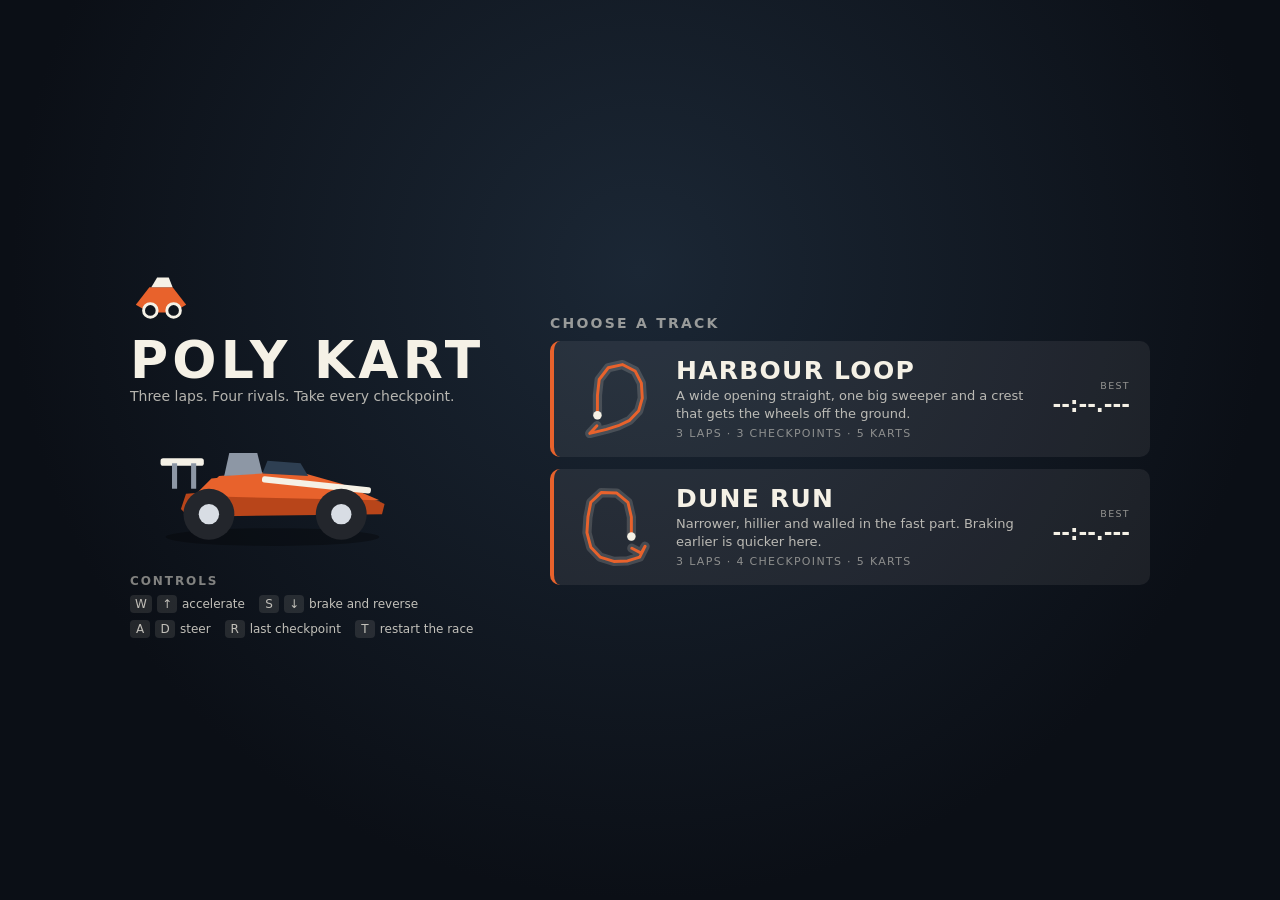
<file: games/Poly Kart/web/index.html>
<!DOCTYPE html>
<html lang="en">
<head>
  <meta charset="utf-8">
  <meta name="viewport" content="width=device-width, initial-scale=1, viewport-fit=cover, user-scalable=no">
  <title>Poly Kart</title>
  <meta name="description" content="A low-poly time trial: learn the line, beat your own best time.">
  <link rel="stylesheet" href="styles/poly-kart.css">
</head>
<body>
  <main class="pk-stage">
    <canvas id="pk-canvas" tabindex="0" aria-label="Poly Kart race view"></canvas>
    <div id="pk-hud" class="pk-hud"></div>

    <section id="pk-menu" class="pk-panel pk-menu" hidden>
      <div class="pk-menu-inner">
        <header class="pk-brand">
          <svg class="pk-mark" viewBox="0 0 64 64" aria-hidden="true">
            <polygon points="6,44 20,26 44,26 58,44 44,52 20,52" />
            <polygon class="pk-mark-roof" points="22,26 28,16 40,16 44,26" />
            <circle class="pk-mark-wheel" cx="21" cy="50" r="7" />
            <circle class="pk-mark-wheel" cx="45" cy="50" r="7" />
          </svg>
          <h1>Poly Kart</h1>
          <p>Three laps. Four rivals. Take every checkpoint.</p>
          <div class="pk-kart-slot"></div>
          <footer class="pk-controls">
            <h2>Controls</h2>
            <ul>
              <li><kbd>W</kbd><kbd>&uarr;</kbd> accelerate</li>
              <li><kbd>S</kbd><kbd>&darr;</kbd> brake and reverse</li>
              <li><kbd>A</kbd><kbd>D</kbd> steer</li>
              <li><kbd>R</kbd> last checkpoint</li>
              <li><kbd>T</kbd> restart the race</li>
            </ul>
          </footer>
        </header>
        <div class="pk-menu-tracks">
          <h2 class="pk-menu-heading">Choose a track</h2>
          <ul class="pk-track-list"></ul>
        </div>
      </div>
    </section>

    <section id="pk-result" class="pk-panel pk-result" hidden>
      <p class="pk-result-kicker"></p>
      <h2 class="pk-result-track"></h2>
      <p class="pk-result-time"></p>
      <p class="pk-result-gap"></p>
      <ol class="pk-result-order"></ol>
      <div class="pk-result-buttons">
        <button type="button" class="pk-button pk-button-main" data-action="again">Race again</button>
        <button type="button" class="pk-button" data-action="menu">Track list</button>
      </div>
    </section>

    <section id="pk-fatal" class="pk-panel pk-fatal" hidden>
      <h2 class="pk-fatal-title">Poly Kart failed to start</h2>
      <p class="pk-fatal-body"></p>
      <pre class="pk-fatal-detail"></pre>
      <button type="button" class="pk-button" data-action="retry">Try again</button>
    </section>

    <pre id="pk-debug" class="pk-debug" hidden></pre>
  </main>
  <script type="module" src="src/main.js"></script>
</body>
</html>
</file>
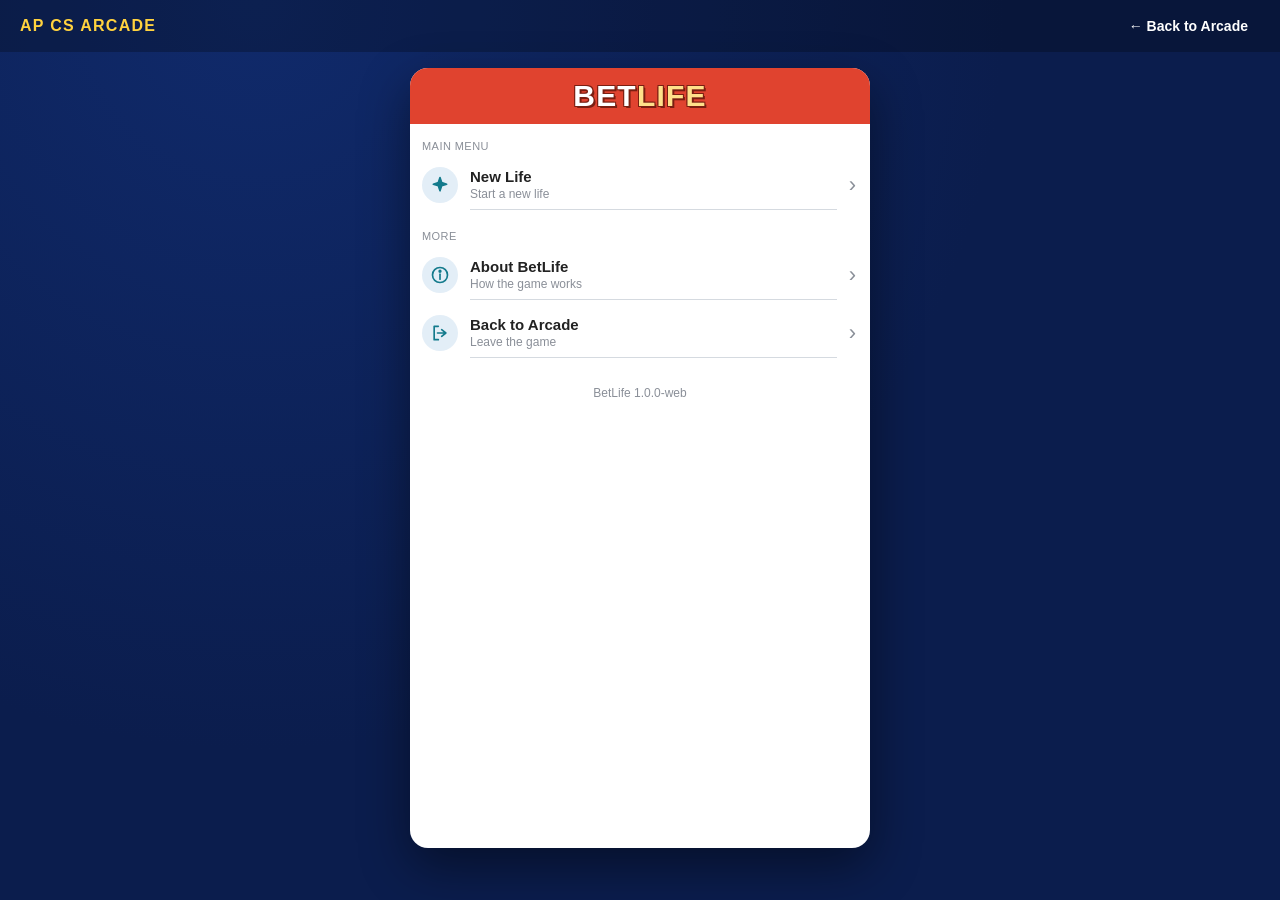
<file: web/games/betlife/index.html>
<!DOCTYPE html>
<html lang="en">
<head>
  <meta charset="utf-8">
  <meta name="viewport" content="width=device-width, initial-scale=1, viewport-fit=cover">
  <title>BetLife · AP CS Arcade</title>
  <meta name="description" content="BetLife: shape a life through choices, school, careers, relationships and more. A browser life simulation from the AP CS Arcade.">
  <link rel="stylesheet" href="../../styles/arcade.css">
  <link rel="stylesheet" href="betlife.css">
</head>
<body class="shell-body">
  <header class="shell-bar">
    <a class="shell-brand" href="../../">AP CS ARCADE</a>
    <a class="shell-back" href="../../">← Back to Arcade</a>
  </header>
  <main class="shell-stage">
    <div id="game" class="bl-phone" data-screen="main"></div>
  </main>
  <div id="modal-root"></div>
  <script type="module" src="betlife.js"></script>
</body>
</html>
</file>
<file: games/Poly Kart/web/styles/poly-kart.css>
/* Poly Kart. Original artwork: flat panels, one orange accent, a condensed display face. */

:root {
  --pk-ink: #10151d;
  --pk-paper: #f5f1e6;
  --pk-accent: #e8622c;
  --pk-green: #33b07a;
  --pk-red: #e0464a;
  --pk-panel: rgba(14, 20, 29, 0.88);
  --pk-display: "Avenir Next Condensed", "Helvetica Neue", "Arial Narrow", system-ui, sans-serif;
  --pk-body: "Avenir Next", "Segoe UI", system-ui, sans-serif;
}

* { box-sizing: border-box; }

/* The hidden attribute has to win. Every panel below sets `display: flex`, and an author rule beats
   the browser's own `[hidden] { display: none }`, so without this a "hidden" panel stays on screen
   and paints over the game. That is exactly what happened: the failure screen covered a running
   race because it was hidden in the markup but still displayed by its own class. */
[hidden] { display: none !important; }

html, body {
  margin: 0;
  height: 100%;
  overflow: hidden;                 /* the race view owns the viewport: the page never scrolls */
  overscroll-behavior: none;
  background: #0c1017;
  color: var(--pk-paper);
  font-family: var(--pk-body);
  touch-action: none;
  -webkit-text-size-adjust: 100%;
}

.pk-stage { position: relative; width: 100%; height: 100%; height: 100dvh; overflow: hidden; }
#pk-canvas { display: block; width: 100%; height: 100%; outline: none; }

/* ---- HUD ------------------------------------------------------------------------------------ */

.pk-hud { position: absolute; inset: 0; pointer-events: none; }
.pk-hud button { pointer-events: auto; }

.pk-corner { position: absolute; top: 12px; left: 12px; display: flex; align-items: center; gap: 8px; }
.pk-chip {
  border: 0; border-radius: 5px; padding: 6px 12px; background: rgba(12, 17, 25, 0.82); color: var(--pk-paper);
  font-family: var(--pk-display); font-size: 13px; letter-spacing: 0.08em; text-transform: uppercase; cursor: pointer;
}
.pk-chip:hover { background: var(--pk-accent); }

/* Checkpoint progress, top left under the buttons. */
.pk-progress {
  position: absolute; top: 52px; left: 12px; display: flex; flex-direction: column; align-items: flex-start; gap: 1px;
  padding: 8px 14px 9px; border-radius: 6px; border-left: 3px solid var(--pk-accent);
  background: rgba(12, 17, 25, 0.72); text-shadow: 0 1px 3px rgba(0, 0, 0, 0.5);
}
.pk-progress-label { font-size: 9px; letter-spacing: 0.18em; text-transform: uppercase; opacity: 0.62; }
.pk-progress-count { font-family: var(--pk-display); font-variant-numeric: tabular-nums; line-height: 1; }
.pk-progress-count b { font-size: 30px; color: var(--pk-accent); }
.pk-progress-count i { font-style: normal; font-size: 19px; opacity: 0.7; }
.pk-progress-track { font-family: var(--pk-display); font-size: 12px; letter-spacing: 0.1em; text-transform: uppercase; opacity: 0.72; }

/* The clock, top centre: the one number a time trial is about. */
.pk-clock {
  position: absolute; top: 12px; left: 50%; transform: translateX(-50%);
  display: flex; flex-direction: column; align-items: center; gap: 2px;
  padding: 7px 24px 9px; border-radius: 8px; background: rgba(12, 17, 25, 0.72);
  text-shadow: 0 2px 6px rgba(0, 0, 0, 0.55);
}
.pk-clock-time { font-family: var(--pk-display); font-size: 38px; line-height: 1; font-variant-numeric: tabular-nums; letter-spacing: 0.01em; }
.pk-clock-row { display: flex; gap: 14px; align-items: baseline; }
.pk-clock-best { font-size: 11px; letter-spacing: 0.07em; opacity: 0.66; font-variant-numeric: tabular-nums; }
.pk-delta { font-family: var(--pk-display); font-size: 14px; font-variant-numeric: tabular-nums; }
.pk-delta.is-ahead { color: var(--pk-green); }
.pk-delta.is-behind { color: var(--pk-red); }

/* Speed, bottom right, big enough to read from the corner of your eye. */
.pk-speedo {
  position: absolute; right: 18px; bottom: 14px; display: flex; align-items: baseline; gap: 5px;
  text-shadow: 0 2px 8px rgba(0, 0, 0, 0.65);
}
.pk-speedo-value { font-family: var(--pk-display); font-size: 62px; line-height: 0.9; font-variant-numeric: tabular-nums; }
.pk-speedo-unit { font-family: var(--pk-display); font-size: 15px; letter-spacing: 0.12em; text-transform: uppercase; opacity: 0.72; }

.pk-software {
  font-family: var(--pk-display); font-size: 10px; letter-spacing: 0.08em; text-transform: uppercase;
  margin-top: 4px; padding: 2px 7px; border-radius: 3px; background: var(--pk-accent); color: var(--pk-paper);
}

/* Countdown: the whole screen's attention, briefly. */
.pk-countdown {
  position: absolute; top: 34%; left: 50%; margin: 0; transform: translate(-50%, -50%);
  font-family: var(--pk-display); font-size: 148px; line-height: 1; letter-spacing: 0.02em;
  color: var(--pk-paper);
  /* A dark ring as well as a drop shadow: the numbers sit against bright sky on most tracks. */
  text-shadow: 0 0 3px rgba(10, 14, 20, 0.9), 0 0 12px rgba(10, 14, 20, 0.7), 0 7px 26px rgba(0, 0, 0, 0.65);
  animation: pk-pop 0.45s ease-out;
}
.pk-countdown.is-go { color: var(--pk-green); font-size: 124px; letter-spacing: 0.06em; }
@keyframes pk-pop { from { transform: translate(-50%, -50%) scale(1.5); opacity: 0; } to { transform: translate(-50%, -50%) scale(1); opacity: 1; } }

.pk-flash {
  position: absolute; top: 20%; left: 50%; transform: translateX(-50%); margin: 0;
  font-family: var(--pk-display); font-size: 30px; letter-spacing: 0.07em; text-transform: uppercase;
  color: var(--pk-paper); text-shadow: 0 3px 14px rgba(0, 0, 0, 0.75); animation: pk-rise 0.3s ease-out;
}
.pk-flash.is-good { color: var(--pk-green); }
@keyframes pk-rise { from { transform: translate(-50%, 10px); opacity: 0; } to { transform: translate(-50%, 0); opacity: 1; } }

.pk-message {
  position: absolute; bottom: 88px; left: 50%; transform: translateX(-50%); margin: 0;
  background: rgba(12, 17, 25, 0.84); border-radius: 7px; padding: 10px 18px; text-align: center;
  font-size: 14px; line-height: 1.5; white-space: pre-line; max-width: min(430px, calc(100% - 32px));
  border-left: 3px solid var(--pk-accent);
}

/* ---- Touch pads ------------------------------------------------------------------------------ */

.pk-touch { position: absolute; inset: 0; pointer-events: none; }
.pk-pad {
  position: absolute; bottom: 74px; width: 78px; height: 78px; border-radius: 50%; border: 2px solid rgba(245, 241, 230, 0.5);
  background: rgba(14, 20, 29, 0.5); color: var(--pk-paper); font-family: var(--pk-display); font-size: 22px;
  pointer-events: auto; touch-action: none; -webkit-user-select: none; user-select: none;
}
.pk-pad:active { background: rgba(232, 98, 44, 0.75); }
.pk-pad-left { left: 14px; }
.pk-pad-right { left: 104px; }
.pk-pad-brake { right: 104px; }
.pk-pad-throttle { right: 14px; background: rgba(232, 98, 44, 0.45); }
.pk-pad-left::after, .pk-pad-right::after {
  content: ''; display: block; width: 0; height: 0; margin: 0 auto;
  border-top: 11px solid transparent; border-bottom: 11px solid transparent;
}
.pk-pad-left::after { border-right: 15px solid var(--pk-paper); }
.pk-pad-right::after { border-left: 15px solid var(--pk-paper); }

/* ---- Panels ---------------------------------------------------------------------------------- */

.pk-panel {
  position: absolute; inset: 0; display: flex; flex-direction: column; align-items: center; justify-content: center;
  gap: 18px; padding: 24px 16px; background: radial-gradient(circle at 50% 30%, #1b2735, #0b0f16 70%);
  overflow-y: auto;
}

/* Two columns on a wide screen: who you are and what you drive on the left, where you drive on the
   right. The old single narrow column left most of the screen empty. */
.pk-menu-inner {
  width: min(1020px, 100%); display: grid; grid-template-columns: minmax(280px, 380px) 1fr;
  gap: 40px; align-items: center;
}
.pk-brand { text-align: left; }
.pk-mark { width: 62px; height: 62px; fill: var(--pk-accent); }
.pk-mark-roof { fill: var(--pk-paper); }
.pk-mark-wheel { fill: #10151d; stroke: var(--pk-paper); stroke-width: 3; }
.pk-brand h1 { margin: 6px 0 2px; font-family: var(--pk-display); font-size: 52px; line-height: 1; letter-spacing: 0.08em; text-transform: uppercase; }
.pk-brand p { margin: 0; font-size: 14px; opacity: 0.72; }
.pk-kart-slot { margin: 16px 0 18px; }
.pk-kart-preview { width: 100%; max-width: 280px; height: auto; }

.pk-menu-heading {
  margin: 0 0 10px; font-family: var(--pk-display); font-size: 14px; letter-spacing: 0.16em;
  text-transform: uppercase; opacity: 0.58;
}
.pk-track-list { list-style: none; margin: 0; padding: 0; display: grid; gap: 12px; }
.pk-track {
  width: 100%; display: grid; grid-template-columns: 84px 1fr auto; align-items: center; gap: 18px;
  padding: 16px 20px; border: 0; border-left: 4px solid var(--pk-accent); border-radius: 10px;
  background: rgba(245, 241, 230, 0.07); color: var(--pk-paper); text-align: left; cursor: pointer;
  font-family: inherit; transition: background 0.15s ease, transform 0.15s ease;
}
.pk-track:hover { background: rgba(245, 241, 230, 0.15); transform: translateX(3px); }
.pk-track-outline svg { width: 84px; height: 84px; display: block; }
.pk-map-road { fill: none; stroke: rgba(245, 241, 230, 0.16); stroke-width: 11; stroke-linejoin: round; stroke-linecap: round; }
.pk-map-line { fill: none; stroke: var(--pk-accent); stroke-width: 3.5; stroke-linejoin: round; stroke-linecap: round; }
.pk-map-start { fill: var(--pk-paper); }
.pk-track-text { display: flex; flex-direction: column; gap: 4px; min-width: 0; }
.pk-track-text strong { font-family: var(--pk-display); font-size: 25px; letter-spacing: 0.05em; text-transform: uppercase; line-height: 1; }
.pk-track-text small { font-size: 13px; opacity: 0.72; line-height: 1.4; }
.pk-track-meta { font-family: var(--pk-display); font-size: 11px; letter-spacing: 0.12em; text-transform: uppercase; opacity: 0.5; }
.pk-track-best { text-align: right; display: flex; flex-direction: column; gap: 2px; }
.pk-track-best small { font-size: 9.5px; letter-spacing: 0.14em; text-transform: uppercase; opacity: 0.55; }
.pk-track-best b { font-family: var(--pk-display); font-size: 21px; font-variant-numeric: tabular-nums; }

.pk-controls { margin: 0; }
.pk-controls h2 { margin: 0 0 7px; font-family: var(--pk-display); font-size: 12px; letter-spacing: 0.16em; text-transform: uppercase; opacity: 0.5; }
.pk-controls ul { list-style: none; margin: 0; padding: 0; display: flex; flex-wrap: wrap; gap: 7px 14px; font-size: 12px; opacity: 0.78; }
.pk-controls li { display: flex; align-items: center; gap: 5px; }
kbd {
  display: inline-block; min-width: 20px; padding: 2px 5px; border-radius: 4px; text-align: center;
  background: rgba(245, 241, 230, 0.14); font-family: var(--pk-display); font-size: 12px;
}

@media (max-width: 860px) {
  .pk-menu-inner { grid-template-columns: 1fr; gap: 18px; }
  .pk-brand { text-align: center; }
  .pk-kart-slot { margin: 10px auto 12px; max-width: 240px; }
  .pk-controls ul { justify-content: center; }
}

.pk-result-kicker { margin: 0; font-family: var(--pk-display); font-size: 16px; letter-spacing: 0.18em; text-transform: uppercase; opacity: 0.7; }
.pk-result-kicker.is-best { color: var(--pk-accent); opacity: 1; }
.pk-result-track { margin: 0; font-family: var(--pk-display); font-size: 32px; letter-spacing: 0.06em; text-transform: uppercase; }
.pk-result-time { margin: 0; font-family: var(--pk-display); font-size: 60px; font-variant-numeric: tabular-nums; letter-spacing: 0.02em; }
.pk-result-gap { margin: 0; font-size: 14px; opacity: 0.75; }
.pk-result-gap.is-ahead { color: var(--pk-green); opacity: 1; }
.pk-result-gap.is-behind { color: var(--pk-paper); }
.pk-result-buttons { display: flex; gap: 10px; flex-wrap: wrap; justify-content: center; }
.pk-button {
  border: 1px solid rgba(245, 241, 230, 0.4); border-radius: 6px; padding: 10px 22px; background: transparent;
  color: var(--pk-paper); font-family: var(--pk-display); font-size: 16px; letter-spacing: 0.08em;
  text-transform: uppercase; cursor: pointer;
}
.pk-button-main { background: var(--pk-accent); border-color: var(--pk-accent); }
.pk-button:hover { background: rgba(245, 241, 230, 0.16); }
.pk-button-main:hover { background: #f07440; }

.pk-fatal { text-align: center; }
.pk-fatal > * { max-width: 520px; }
.pk-fatal h2 { font-family: var(--pk-display); letter-spacing: 0.06em; text-transform: uppercase; margin: 0; }
.pk-fatal p { font-size: 14px; opacity: 0.85; line-height: 1.55; margin: 0; }
.pk-fatal-detail {
  margin: 0; padding: 10px 14px; border-radius: 6px; background: rgba(0, 0, 0, 0.45);
  font-family: ui-monospace, "SF Mono", Menlo, monospace; font-size: 11px; line-height: 1.5;
  text-align: left; white-space: pre-wrap; word-break: break-word; opacity: 0.75; max-height: 40vh; overflow: auto;
}

.pk-debug {
  position: absolute; top: 52px; left: 12px; margin: 0; z-index: 5; max-width: min(460px, calc(100% - 24px));
  padding: 8px 12px; border-radius: 6px; background: rgba(8, 12, 18, 0.86); color: var(--pk-paper);
  font-family: ui-monospace, "SF Mono", Menlo, monospace; font-size: 10.5px; line-height: 1.45;
  white-space: pre-wrap; word-break: break-word; pointer-events: none; max-height: 60vh; overflow: hidden;
}

/* ---- Phones ---------------------------------------------------------------------------------- */

@media (max-width: 560px) {
  /* The clock drops below the buttons rather than squeezing past them. */
  .pk-clock { top: 46px; padding: 5px 14px 7px; }
  .pk-clock-time { font-size: 27px; }
  .pk-clock-best { font-size: 10px; }
  .pk-progress { top: 48px; padding: 6px 10px 7px; }
  .pk-progress-count b { font-size: 22px; }
  .pk-progress-count i { font-size: 15px; }
  .pk-speedo-value { font-size: 40px; }
  .pk-speedo { right: 12px; bottom: 96px; }
  .pk-countdown { font-size: 98px; }
  .pk-countdown.is-go { font-size: 78px; }
  .pk-flash { font-size: 21px; }
  .pk-message { bottom: 166px; font-size: 13px; }
  .pk-brand h1 { font-size: 32px; }
  .pk-mark { width: 58px; height: 58px; }
  .pk-track { grid-template-columns: 54px 1fr auto; gap: 10px; padding: 10px 12px; }
  .pk-track-outline svg { width: 54px; height: 54px; }
  .pk-track-text strong { font-size: 18px; }
  .pk-result-time { font-size: 44px; }
}

@media (max-height: 460px) {
  .pk-panel { gap: 10px; padding: 12px; }
  .pk-controls { display: none; }
}

.pk-software {
  font-family: var(--pk-display); font-size: 11px; letter-spacing: 0.08em; text-transform: uppercase;
  padding: 3px 8px; border-radius: 4px; background: rgba(232, 98, 44, 0.85); color: var(--pk-paper);
}

/* ---- Race HUD: standing, running order, results ------------------------------------------- */

.pk-standing {
  position: absolute; top: 52px; left: 12px; display: flex; align-items: center; gap: 12px;
  padding: 9px 16px 10px; border-radius: 7px; border-left: 3px solid var(--pk-accent);
  background: rgba(12, 17, 25, 0.74); text-shadow: 0 1px 3px rgba(0, 0, 0, 0.5);
}
.pk-place { font-family: var(--pk-display); line-height: 0.9; display: flex; align-items: baseline; }
.pk-place b { font-size: 46px; color: var(--pk-accent); font-variant-numeric: tabular-nums; }
.pk-place i { font-style: normal; font-size: 17px; color: var(--pk-accent); opacity: 0.85; }
.pk-standing-meta { display: flex; flex-direction: column; gap: 1px; }
.pk-place-of { font-size: 9.5px; letter-spacing: 0.16em; text-transform: uppercase; opacity: 0.55; }
.pk-lap { font-family: var(--pk-display); font-size: 19px; letter-spacing: 0.04em; }
.pk-lap i { font-style: normal; font-size: 13px; opacity: 0.66; }
.pk-progress-track { font-family: var(--pk-display); font-size: 11px; letter-spacing: 0.1em; text-transform: uppercase; opacity: 0.6; }

.pk-order {
  position: absolute; top: 52px; right: 12px; margin: 0; padding: 8px 10px; list-style: none;
  border-radius: 7px; background: rgba(12, 17, 25, 0.66); display: grid; gap: 3px; min-width: 168px;
}
.pk-order li { display: grid; grid-template-columns: 16px 8px 1fr auto; align-items: center; gap: 7px; font-size: 12px; opacity: 0.8; }
.pk-order li.is-you { opacity: 1; font-weight: 700; }
.pk-order-place { font-family: var(--pk-display); font-variant-numeric: tabular-nums; opacity: 0.7; }
.pk-order-dot { width: 8px; height: 8px; border-radius: 50%; }
.pk-order-name { overflow: hidden; text-overflow: ellipsis; white-space: nowrap; }
.pk-order-gap { font-variant-numeric: tabular-nums; font-size: 10.5px; opacity: 0.66; }

.pk-flash.is-warn { color: var(--pk-accent); }

.pk-result-order {
  list-style: none; margin: 4px 0 0; padding: 0; width: min(380px, 100%); display: grid; gap: 4px;
}
.pk-result-order li {
  display: grid; grid-template-columns: 26px 1fr auto; align-items: center; gap: 10px;
  padding: 7px 12px; border-radius: 6px; background: rgba(245, 241, 230, 0.07); font-size: 14px;
}
.pk-result-order li.is-you { background: rgba(232, 98, 44, 0.24); font-weight: 700; }
.pk-result-place { font-family: var(--pk-display); font-size: 17px; opacity: 0.75; font-variant-numeric: tabular-nums; }
.pk-result-gap-time { font-variant-numeric: tabular-nums; font-size: 12.5px; opacity: 0.72; }

@media (max-width: 560px) {
  /* Three panels will not fit across a phone. The standing stays top left, the clock top centre,
     and the running order drops to the bottom left where nothing else lives. */
  .pk-standing { top: 46px; padding: 5px 9px 6px; gap: 7px; }
  .pk-place b { font-size: 26px; }
  .pk-place i { font-size: 12px; }
  .pk-place-of { font-size: 8px; letter-spacing: 0.12em; }
  .pk-lap { font-size: 13px; }
  .pk-lap i { font-size: 10px; }
  .pk-progress-track { display: none; }
  .pk-order {
    top: auto; bottom: 108px; right: auto; left: 8px; min-width: 0; padding: 5px 8px; gap: 2px;
  }
  .pk-order li { font-size: 10px; grid-template-columns: 11px 6px auto auto; gap: 5px; }
  .pk-order-dot { width: 6px; height: 6px; }
  .pk-order-gap { font-size: 9px; }
}
</file>
<file: web/styles/arcade.css>
/* AP CS Arcade website: blue arcade identity shared by the home page and the game shell. */
:root {
  --ar-bg: #0b1d4d; --ar-bg2: #102a6b; --ar-card: #16367f; --ar-card-hover: #1c4499; --ar-accent: #ffd23f;
  --ar-cyan: #38d8ff; --ar-text: #fff; --ar-muted: #a9bde8;
}
* { box-sizing: border-box; }
html, body { margin: 0; }
html { background: var(--ar-bg); }
body { min-height: 100vh; background: radial-gradient(circle at 20% 0%, var(--ar-bg2), var(--ar-bg) 55%); color: var(--ar-text); font-family: "Segoe UI", "Helvetica Neue", Arial, sans-serif; }
a { color: inherit; }

/* Home */
.home { max-width: 1040px; margin: 0 auto; padding: 40px 24px 60px; }
.home-header { text-align: center; margin-bottom: 36px; }
.home-title { margin: 0; font-size: clamp(36px, 6vw, 60px); font-weight: 900; letter-spacing: 0.06em; color: var(--ar-accent); text-shadow: 0 4px 0 rgba(0, 0, 0, 0.35); }
.home-subtitle { margin: 8px 0 0; font-size: 18px; color: var(--ar-muted); }
.game-grid { display: grid; grid-template-columns: repeat(2, minmax(0, 1fr)); gap: 24px; }
@media (max-width: 720px) { .game-grid { grid-template-columns: 1fr; } .home { padding: 28px 16px 40px; } }
.game-card { position: relative; display: flex; flex-direction: column; align-items: center; text-align: center; gap: 12px; padding: 28px 24px 26px; border-radius: 20px; background: var(--ar-card); box-shadow: 0 10px 30px rgba(0, 0, 0, 0.35); min-height: 300px; transition: transform 0.15s, background 0.15s; }
.game-card.playable { cursor: pointer; }
.game-card.playable:hover, .game-card.playable:focus-within { background: var(--ar-card-hover); transform: translateY(-4px); }
.game-card.playable:active { transform: translateY(0); }
.game-card.soon { opacity: 0.7; }
.game-thumb { width: 100%; max-width: 280px; aspect-ratio: 16 / 10; border-radius: 14px; display: grid; place-items: center; font-size: 34px; font-weight: 900; letter-spacing: 0.06em; }
.thumb-playable { background: linear-gradient(160deg, #38d8ff 0 45%, #1c4e9a 45% 100%); color: #fff; text-shadow: 2px 2px 0 rgba(0, 0, 0, 0.35); position: relative; overflow: hidden; font-size: 28px; padding: 0 12px; text-align: center; }
.thumb-betlife { background: linear-gradient(160deg, #e0432f 0 45%, #1c4e9a 45% 100%); }
.thumb-flappy-bruh { background: linear-gradient(160deg, #7c4dff 0 45%, #15131c 45% 100%); }
.thumb-betlife::after { content: "+"; position: absolute; right: 18px; bottom: 12px; width: 44px; height: 44px; border-radius: 50%; background: #3db04f; box-shadow: inset 0 0 0 3px #fff; display: grid; place-items: center; font-size: 30px; }
.thumb-soon { background: rgba(255, 255, 255, 0.08); color: var(--ar-muted); font-size: 40px; }
.game-name { margin: 0; font-size: 26px; font-weight: 800; letter-spacing: 0.04em; }
.game-desc { margin: 0; font-size: 14px; color: var(--ar-muted); line-height: 1.4; max-width: 300px; }
.badge { position: absolute; top: 14px; right: 14px; padding: 4px 10px; border-radius: 999px; font-size: 11px; font-weight: 800; letter-spacing: 0.06em; background: var(--ar-accent); color: #1b1f27; }
.play-btn { margin-top: auto; display: inline-flex; align-items: center; justify-content: center; gap: 8px; min-width: 160px; height: 46px; padding: 0 22px; border: 0; border-radius: 12px; background: var(--ar-accent); color: #1b1f27; font-size: 16px; font-weight: 800; letter-spacing: 0.04em; text-decoration: none; cursor: pointer; }
.play-btn:hover { background: #ffdf6b; } .play-btn:active { background: #f2c419; }
.play-btn:focus-visible, .game-card.playable:focus-visible { outline: 3px solid var(--ar-cyan); outline-offset: 3px; }
.soon-btn { margin-top: auto; min-width: 160px; height: 46px; padding: 0 22px; border: 2px solid rgba(255, 255, 255, 0.2); border-radius: 12px; background: transparent; color: var(--ar-muted); font-size: 14px; font-weight: 800; letter-spacing: 0.06em; cursor: not-allowed; }
.grid-loading, .grid-error { grid-column: 1 / -1; text-align: center; color: var(--ar-muted); }
.home-footer { margin-top: 40px; text-align: center; font-size: 13px; color: var(--ar-muted); }
.home-footer a { color: var(--ar-cyan); }

/* Game shell (around BetLife) */
.shell-body { display: flex; flex-direction: column; min-height: 100vh; }
.shell-bar { height: 52px; display: flex; align-items: center; justify-content: space-between; padding: 0 20px; background: rgba(0, 0, 0, 0.25); }
.shell-brand { font-weight: 900; letter-spacing: 0.08em; color: var(--ar-accent); text-decoration: none; font-size: 16px; }
.shell-back { color: var(--ar-text); text-decoration: none; font-weight: 700; font-size: 14px; padding: 8px 12px; border-radius: 8px; }
.shell-back:hover, .shell-back:focus-visible { background: rgba(255, 255, 255, 0.12); outline: none; }

/* PLAYER+ -------------------------------------------------------------------------------------
   A pílula imita a do BetLife de propósito: duas linhas, "PLAYER+" em amarelo, cantos redondos.
   É o mesmo status nos dois lugares, então deve ser o mesmo objeto aos olhos do jogador. */
.home-topbar { display: flex; justify-content: flex-end; margin-bottom: 8px; min-height: 40px; }
.plus-pill { display: flex; flex-direction: column; align-items: center; gap: 1px; line-height: 1.05;
  padding: 5px 16px; border: 2px solid rgba(255, 255, 255, 0.5); border-radius: 999px; cursor: pointer;
  background: transparent; color: var(--ar-text); font: inherit; transition: background 0.15s, border-color 0.15s, transform 0.1s; }
.plus-pill span { font-size: 11px; font-weight: 600; }
.plus-pill b { font-size: 13px; font-weight: 900; letter-spacing: 0.02em; color: var(--ar-accent); }
.plus-pill:hover:not(:disabled) { background: rgba(255, 255, 255, 0.1); border-color: #fff; }
.plus-pill:active:not(:disabled) { transform: translateY(1px); }
.plus-pill:disabled { cursor: default; }
.plus-pill.is-active { flex-direction: row; gap: 7px; align-items: center; border-color: var(--ar-accent);
  background: rgba(255, 210, 63, 0.16); }
.plus-pill.is-active b { font-size: 12px; letter-spacing: 0.06em; }
.plus-check { color: var(--ar-accent); font-size: 14px; line-height: 1; }

.plus-dialog { border: 0; padding: 0; border-radius: 18px; background: transparent; max-width: min(420px, calc(100vw - 32px)); }
.plus-dialog::backdrop { background: rgba(5, 14, 38, 0.72); }
.plus-form { display: flex; flex-direction: column; background: var(--ar-card); color: var(--ar-text);
  border-radius: 18px; padding: 24px 22px 20px; box-shadow: 0 18px 50px rgba(0, 0, 0, 0.5);
  font-family: "Segoe UI", "Helvetica Neue", Arial, sans-serif; }
.plus-title { margin: 0 0 6px; font-size: 22px; font-weight: 900; letter-spacing: 0.03em; color: var(--ar-accent); }
.plus-text { margin: 0 0 16px; font-size: 14px; color: var(--ar-muted); line-height: 1.45; }
.plus-label { font-size: 13px; font-weight: 700; margin-bottom: 6px; }
/* 16px no campo não é estética: abaixo disso o Safari do iPhone dá zoom sozinho ao focar. */
.plus-input { font: inherit; font-size: 16px; letter-spacing: 0.3em; padding: 11px 14px; border-radius: 10px;
  border: 2px solid rgba(255, 255, 255, 0.25); background: rgba(0, 0, 0, 0.25); color: var(--ar-text); }
.plus-input:focus { outline: none; border-color: var(--ar-cyan); }
.plus-note { margin: 10px 0 0; font-size: 13px; line-height: 1.4; color: var(--ar-muted); min-height: 19px; }
.plus-note.is-bad { color: #ff9a8a; font-weight: 600; }
.plus-note.is-good { color: #8ef0a3; font-weight: 700; }
.plus-buttons { display: flex; gap: 10px; margin-top: 18px; }
.plus-btn { flex: 1; font: inherit; font-weight: 800; font-size: 15px; padding: 12px 10px; border: 0;
  border-radius: 10px; cursor: pointer; min-height: 44px; }
.plus-btn-go { background: var(--ar-accent); color: #16213f; }
.plus-btn-go:disabled { opacity: 0.6; cursor: default; }
.plus-btn-off { background: rgba(255, 255, 255, 0.14); color: var(--ar-text); }
@media (max-width: 430px) {
  .plus-buttons { flex-direction: column-reverse; }
  .home-topbar { justify-content: center; }
}
</file>
<file: web/games/betlife/betlife.css>
/* BetLife inside the arcade: a phone-sized game area with the game's own identity. */
:root {
  --bl-red: #e0432f; --bl-red-dark: #7a1f12; --bl-accent: #ffe08a;
  --bl-blue: #1c4e9a; --bl-green: #3db04f; --bl-green-dark: #2f8c3e; --bl-green-hover: #4cc060;
  --bl-teal: #137a8c; --bl-name: #155e7a; --bl-text: #222; --bl-text2: #5c6370; --bl-muted: #8a8f98;
  --bl-divider: #d5dae0; --bl-track: #e4e7eb; --bl-strip: #e9eef3; --bl-badge: #e3eef7; --bl-hover: #f3f5f8;
  --bl-positive: #2e8a44;
}
.shell-stage { display: flex; justify-content: center; align-items: flex-start; padding: 16px 12px 24px; }
.bl-phone {
  width: min(460px, 100%); height: min(780px, calc(100vh - 92px)); min-height: 560px;
  background: #fff; color: var(--bl-text); font-family: "Segoe UI", "Helvetica Neue", Arial, sans-serif;
  border-radius: 18px; overflow: hidden; display: flex; flex-direction: column;
  box-shadow: 0 18px 50px rgba(0, 0, 0, 0.45); position: relative;
}
@media (max-width: 520px) {
  .shell-stage { padding: 0; }
  .bl-phone { width: 100%; height: calc(100vh - 52px); height: calc(100dvh - 52px); min-height: 0; border-radius: 0; box-shadow: none; }
}
.bl-phone button { font-family: inherit; }

/* Header */
.bl-header { flex: none; height: 56px; background: var(--bl-red); color: #fff; display: flex; align-items: center; }
.bl-icon-btn { width: 48px; height: 56px; border: 0; background: transparent; color: #fff; font-size: 22px; cursor: pointer; display: grid; place-items: center; }
.bl-icon-btn:hover, .bl-icon-btn:focus-visible { background: rgba(255, 255, 255, 0.15); outline: none; }
.bl-title { flex: 1; margin: 0; text-align: center; font-size: 19px; font-weight: 700; letter-spacing: 0.02em; text-transform: uppercase; }
.bl-header-spacer { width: 48px; }
.bl-brand { flex: 1; text-align: center; font-size: 30px; font-weight: 900; letter-spacing: 0.04em; color: #fff;
  text-shadow: 1px 1px 0 var(--bl-red-dark), -1px -1px 0 var(--bl-red-dark), 1px -1px 0 var(--bl-red-dark), -1px 1px 0 var(--bl-red-dark), 2px 2px 0 var(--bl-red-dark); }
.bl-brand-accent { color: var(--bl-accent); }

/* Status strip */
.bl-strip { flex: none; height: 60px; background: var(--bl-strip); border-bottom: 1px solid var(--bl-divider); display: flex; align-items: center; gap: 10px; padding: 0 12px; }
.bl-identity { flex: 1; display: flex; flex-direction: column; line-height: 1.2; min-width: 0; }
.bl-identity strong { font-size: 16px; color: var(--bl-name); white-space: nowrap; overflow: hidden; text-overflow: ellipsis; }
.bl-identity span { font-size: 12px; color: var(--bl-text2); }
.bl-money { text-align: right; display: flex; flex-direction: column; line-height: 1.2; }
.bl-money strong { font-size: 17px; } .bl-money span { font-size: 11px; color: var(--bl-muted); }
.bl-avatar { width: 44px; height: 44px; border-radius: 50%; background: #bfd8ec; position: relative; overflow: hidden; flex: none; }
.bl-avatar-shirt { position: absolute; left: 6px; right: 6px; bottom: -10px; height: 22px; background: var(--bl-green); border-radius: 50%; }
.bl-avatar-face { position: absolute; left: 10px; top: 8px; width: 24px; height: 24px; border-radius: 50%; background: #f4c9a3; }
.bl-avatar-hair { position: absolute; left: 9px; top: 6px; width: 26px; height: 13px; border-radius: 13px 13px 3px 3px; background: #4a2e1b; z-index: 1; }
.bl-avatar-face i { position: absolute; top: 12px; width: 3px; height: 3px; border-radius: 50%; background: #222; }
.bl-avatar-face i:first-child { left: 7px; } .bl-avatar-face i:nth-child(2) { left: 14px; }
.bl-avatar-face b { position: absolute; left: 8px; top: 14px; width: 8px; height: 5px; border: 1.5px solid #222; border-top: 0; border-radius: 0 0 8px 8px; }

/* Journal */
.bl-journal { flex: 1; overflow-y: auto; padding: 4px 12px 40px; scrollbar-width: thin; }
.bl-year { margin: 8px 0 2px; font-size: 15px; color: var(--bl-teal); }
.bl-year::before { content: ""; display: inline-block; width: 6px; height: 6px; border-radius: 50%; background: var(--bl-teal); margin-right: 6px; vertical-align: middle; }
.bl-event { margin: 1px 0 4px 12px; font-size: 14px; color: var(--bl-text2); line-height: 1.35; }
.bl-positive { color: var(--bl-positive); } .bl-milestone { color: var(--bl-blue); font-weight: 700; }

/* Navigation */
.bl-nav { flex: none; height: 76px; margin-top: 24px; background: var(--bl-blue); display: grid; grid-template-columns: 1fr 1fr 110px 1fr 1fr; align-items: center; position: relative; }
.bl-nav-item { border: 0; background: transparent; color: #fff; font-size: 11px; font-weight: 700; display: flex; flex-direction: column; align-items: center; gap: 3px; cursor: pointer; padding: 4px 0; }
.bl-nav-ring { width: 34px; height: 34px; border-radius: 50%; background: rgba(255, 255, 255, 0.18); display: grid; place-items: center; font-size: 20px; }
.bl-nav-item:hover .bl-nav-ring, .bl-nav-item:focus-visible .bl-nav-ring { background: rgba(255, 255, 255, 0.33); }
.bl-nav-item:active .bl-nav-ring { background: rgba(255, 255, 255, 0.5); }
.bl-nav-item:focus-visible { outline: none; }
.bl-age { position: absolute; left: 50%; top: -24px; transform: translateX(-50%); width: 96px; height: 96px; border-radius: 50%;
  background: var(--bl-green); border: 0; box-shadow: inset 0 0 0 4px #fff, inset 0 0 0 6px var(--bl-green), 0 3px 0 rgba(0, 0, 0, 0.3);
  color: #fff; font-weight: 700; font-size: 15px; display: flex; flex-direction: column; align-items: center; justify-content: center; cursor: pointer; }
.bl-age-plus { font-size: 34px; line-height: 1; margin-top: -4px; }
.bl-age:hover { background: var(--bl-green-hover); } .bl-age:active { background: var(--bl-green-dark); transform: translate(-50%, 2px); box-shadow: inset 0 0 0 4px #fff, inset 0 0 0 6px var(--bl-green-dark); }
.bl-age:focus-visible { outline: 3px solid var(--bl-accent); outline-offset: 2px; }

/* Stats */
.bl-stats { flex: none; padding: 6px 12px 8px; border-top: 1px solid var(--bl-divider); display: grid; gap: 4px; }
.bl-meter { display: grid; grid-template-columns: 96px 1fr 36px; align-items: center; gap: 8px; font-size: 12px; }
.bl-meter-label { font-weight: 700; display: flex; align-items: center; gap: 6px; }
.bl-stat-icon { font-size: 14px; display: inline-flex; }
.bl-track { display: block; height: 9px; border-radius: 5px; background: var(--bl-track); overflow: hidden; }
.bl-fill { display: block; height: 100%; border-radius: 5px; background: var(--bl-green); }
.bl-meter-value { text-align: right; color: var(--bl-muted); font-size: 11px; }
.bl-scroll .bl-meter { padding: 6px 12px; }

/* Secondary screens */
.bl-scroll { flex: 1; overflow-y: auto; padding-bottom: 12px; scrollbar-width: thin; }
.bl-info { display: flex; justify-content: space-between; align-items: center; height: 40px; padding: 0 12px; border-bottom: 1px solid var(--bl-divider); font-size: 14px; color: var(--bl-text2); }
.bl-info strong { color: var(--bl-text); font-size: 15px; }
.bl-section { padding: 16px 12px 4px; font-size: 11px; color: var(--bl-muted); text-transform: uppercase; letter-spacing: 0.04em; }
.bl-row { width: 100%; display: flex; align-items: center; gap: 12px; padding: 0 12px; min-height: 58px; border: 0; background: #fff; text-align: left; cursor: pointer; color: var(--bl-text); text-decoration: none; }
.bl-row:hover, .bl-row:focus-visible { background: var(--bl-hover); outline: none; } .bl-row:active { background: #e3e8ee; }
.bl-badge { flex: none; width: 36px; height: 36px; border-radius: 50%; background: var(--bl-badge); color: var(--bl-teal); display: grid; place-items: center; font-size: 20px; }
.bl-row-text { flex: 1; min-width: 0; display: flex; flex-direction: column; gap: 2px; padding: 8px 0; border-bottom: 1px solid var(--bl-divider); }
.bl-row-title { font-size: 15px; font-weight: 700; } .bl-row-sub { font-size: 12px; color: var(--bl-muted); white-space: nowrap; overflow: hidden; text-overflow: ellipsis; }
.bl-chevron { color: var(--bl-muted); font-size: 22px; padding-right: 2px; }
.bl-person { min-height: 68px; }
.bl-mini-meter { display: flex; align-items: center; gap: 8px; font-size: 11px; color: var(--bl-muted); margin-top: 3px; }
.bl-mini-meter .bl-track { width: 150px; height: 8px; }
.bl-page { padding: 36px 32px 24px; display: flex; flex-direction: column; align-items: center; text-align: center; gap: 8px; }
.bl-big-icon { font-size: 64px; color: var(--bl-teal); line-height: 1; }
.bl-page h2 { margin: 6px 0 0; font-size: 22px; color: var(--bl-name); } .bl-page p { margin: 0; font-size: 14px; color: var(--bl-text2); }
.bl-muted { color: var(--bl-muted) !important; font-size: 12px !important; font-weight: 700; }
.bl-primary { margin-top: 12px; width: 100%; max-width: 320px; height: 46px; border: 0; border-radius: 12px; background: var(--bl-green); color: #fff; font-size: 15px; font-weight: 700; cursor: pointer; }
.bl-primary:hover { background: var(--bl-green-hover); } .bl-primary:active { background: var(--bl-green-dark); }
.bl-primary:focus-visible { outline: 3px solid var(--bl-accent); outline-offset: 2px; }
.bl-text-btn { border: 0; background: transparent; color: var(--bl-teal); font-weight: 700; font-size: 14px; cursor: pointer; padding: 8px; }
.bl-text-btn:hover { color: var(--bl-name); }

/* Modals */
.bl-overlay { position: fixed; inset: 0; background: rgba(0, 0, 0, 0.45); display: grid; place-items: center; padding: 16px; z-index: 50; }
.bl-modal { width: min(340px, 100%); background: #fff; border: 1px solid var(--bl-divider); border-radius: 14px; padding: 22px 24px 20px; text-align: center; font-family: "Segoe UI", "Helvetica Neue", Arial, sans-serif; color: var(--bl-text); box-shadow: 0 20px 60px rgba(0, 0, 0, 0.4); }
.bl-modal h2 { margin: 0 0 10px; font-size: 22px; color: var(--bl-name); }
.bl-modal p { margin: 0 0 6px; font-size: 14px; color: var(--bl-text2); line-height: 1.4; }
.bl-modal .bl-primary { margin-top: 10px; }

/* Start menu, new-life form, notes */
.bl-footnote { margin: 24px 12px 0; text-align: center; font-size: 12px; color: var(--bl-muted); }
.bl-note { margin: 4px 12px; font-size: 13px; color: var(--bl-text2); line-height: 1.4; }
.bl-form { display: flex; flex-direction: column; gap: 14px; padding: 16px 16px 24px; }
.bl-form label { display: flex; flex-direction: column; gap: 6px; font-size: 13px; font-weight: 700; color: var(--bl-text2); }
.bl-form input[type="text"], .bl-form input:not([type]), .bl-form select { font: inherit; font-size: 15px; padding: 10px 12px; border: 1px solid var(--bl-divider); border-radius: 10px; background: #fff; color: var(--bl-text); }
.bl-form input:focus, .bl-form select:focus { outline: 2px solid var(--bl-teal); outline-offset: 1px; }
.bl-form fieldset { border: 1px solid var(--bl-divider); border-radius: 10px; padding: 8px 12px 10px; display: flex; gap: 18px; }
.bl-form legend { font-size: 13px; font-weight: 700; color: var(--bl-text2); padding: 0 4px; }
.bl-radio { flex-direction: row !important; align-items: center; gap: 6px !important; font-weight: 600 !important; color: var(--bl-text) !important; }
.bl-form .bl-primary { align-self: center; margin-top: 6px; }
.bl-form .bl-text-btn { align-self: center; }
</file>
